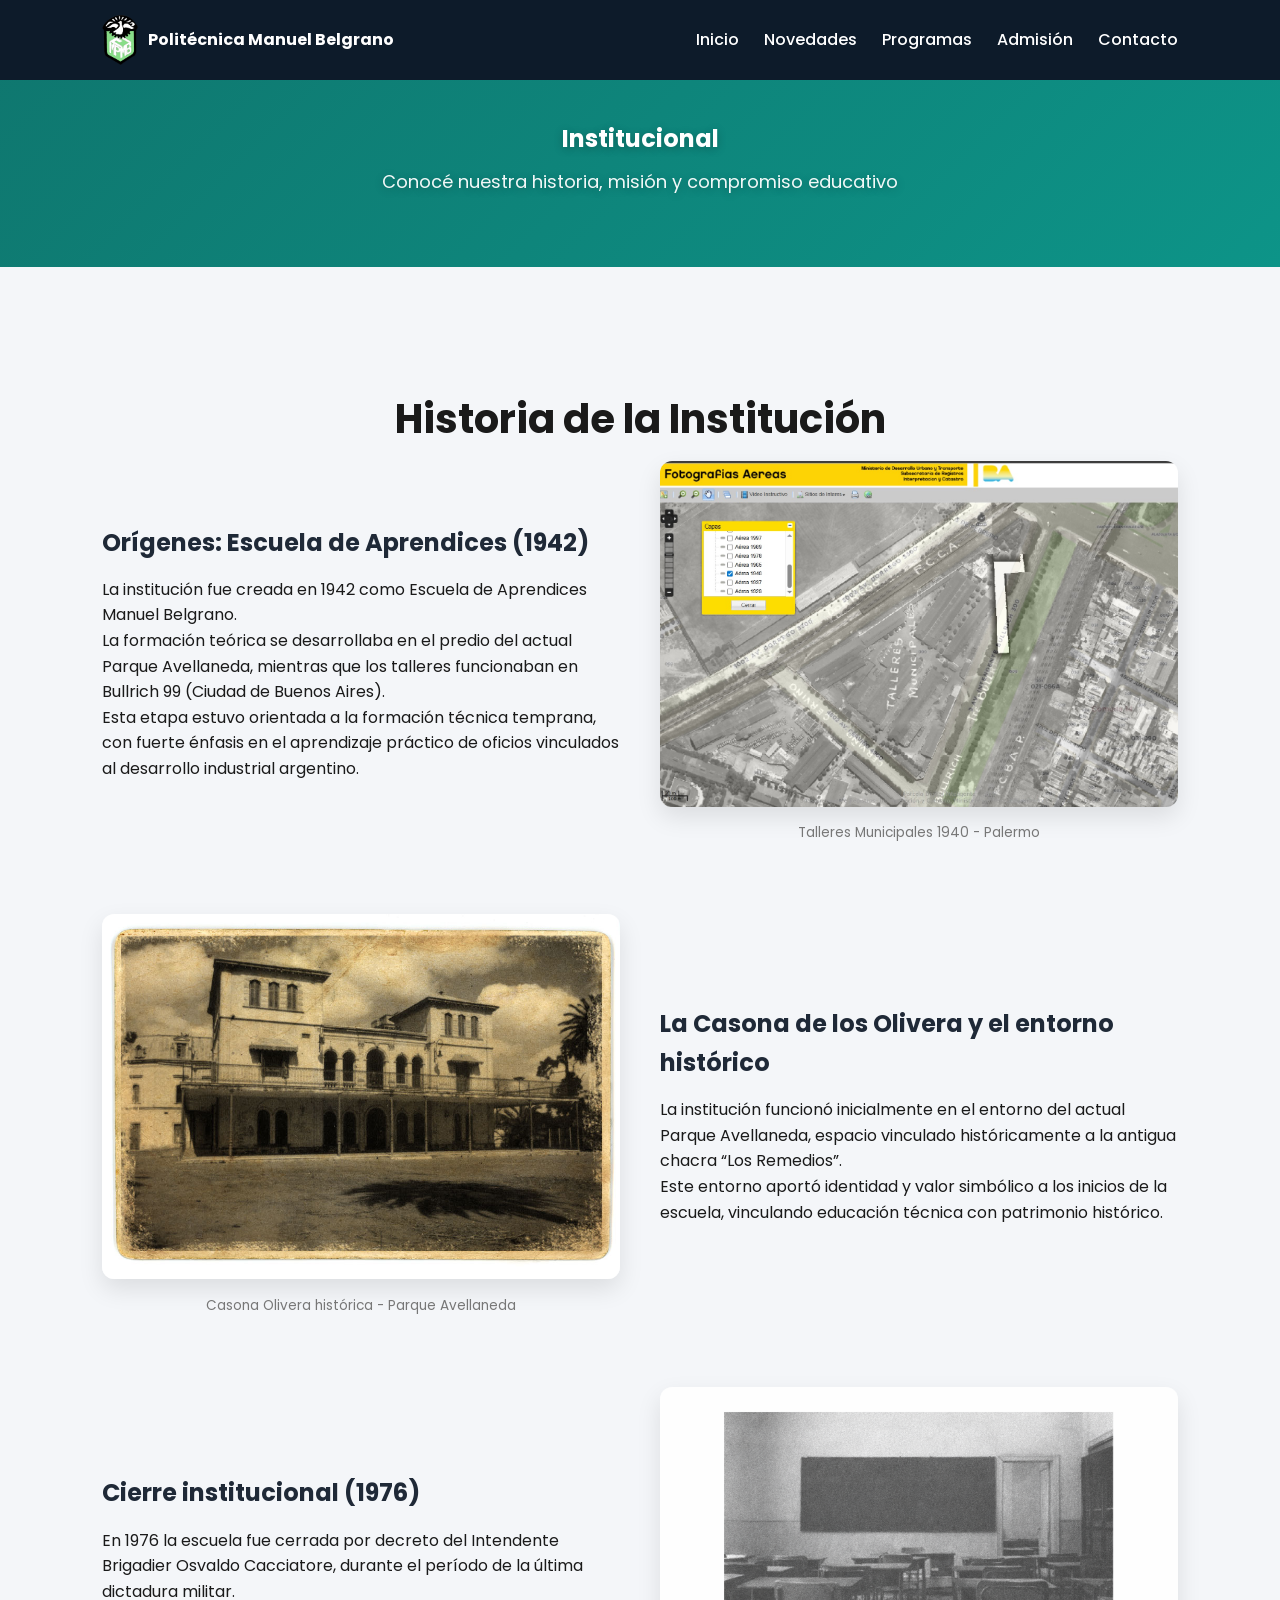
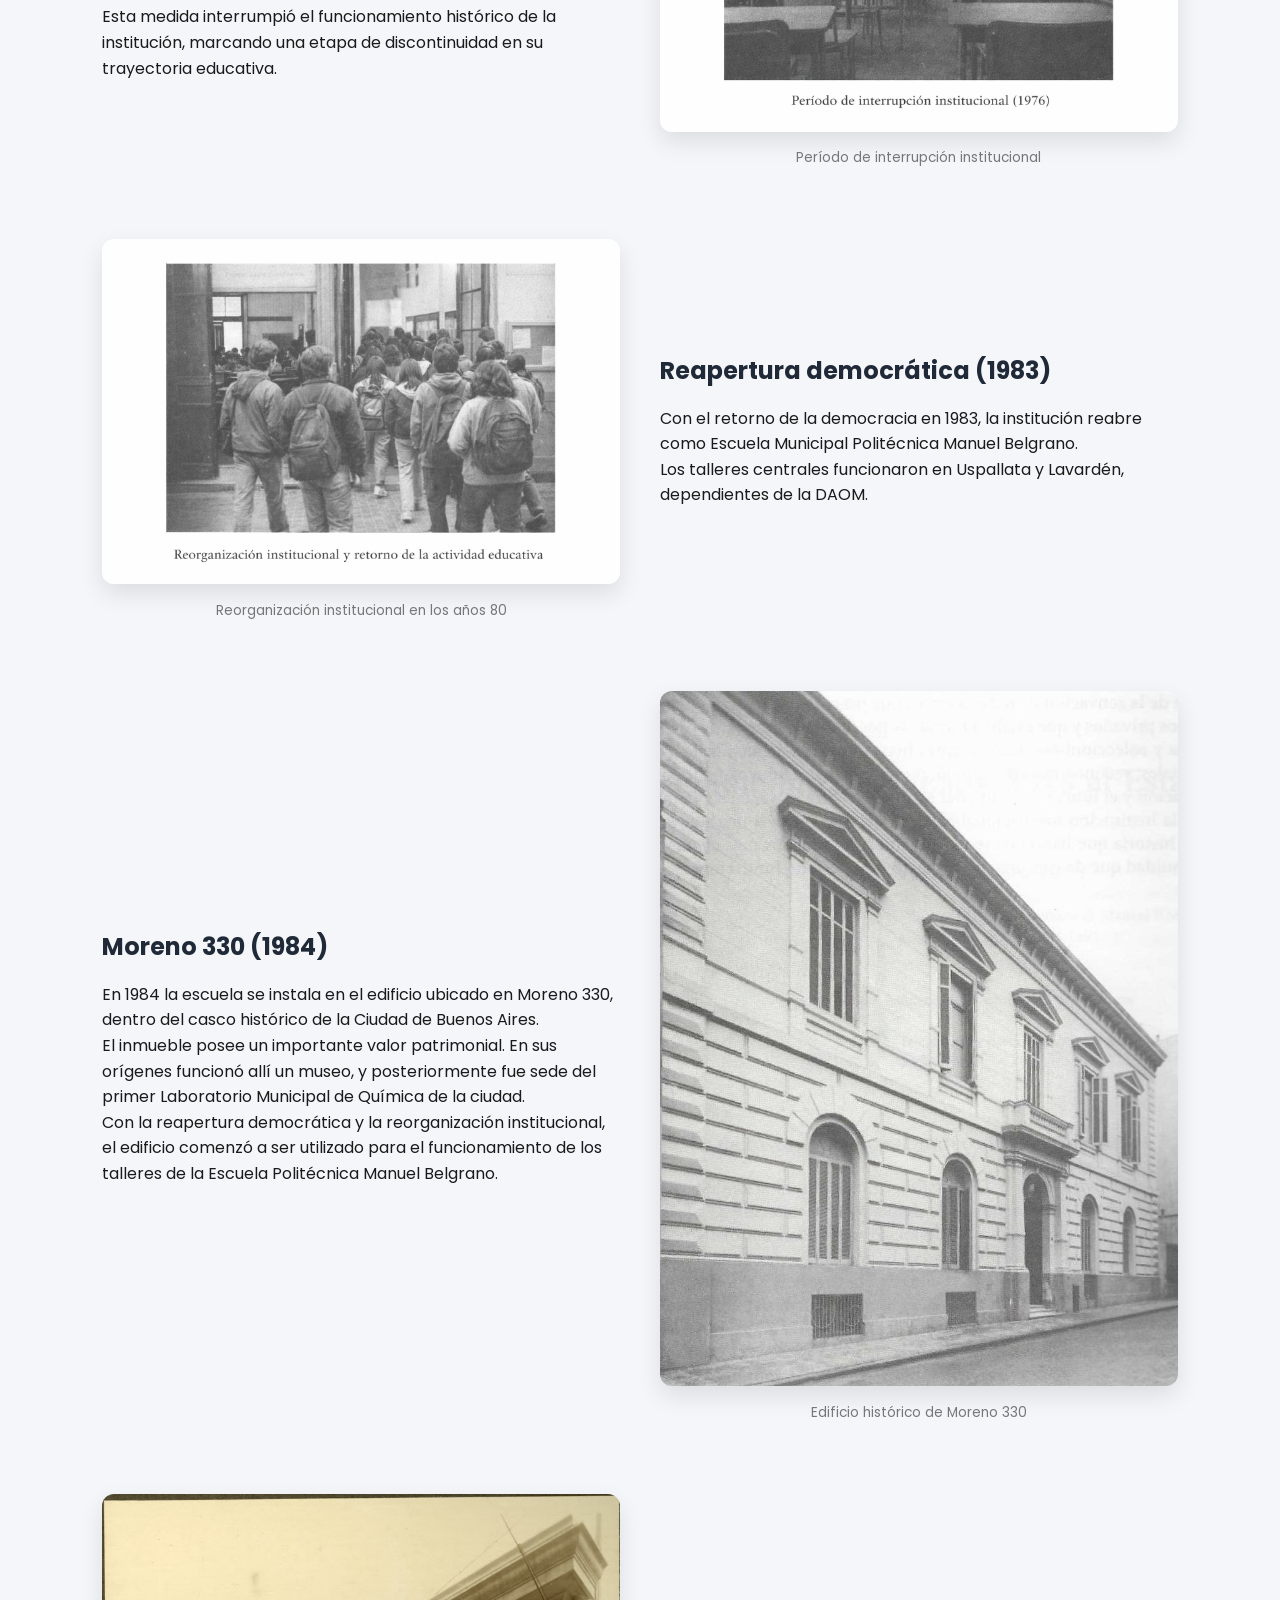
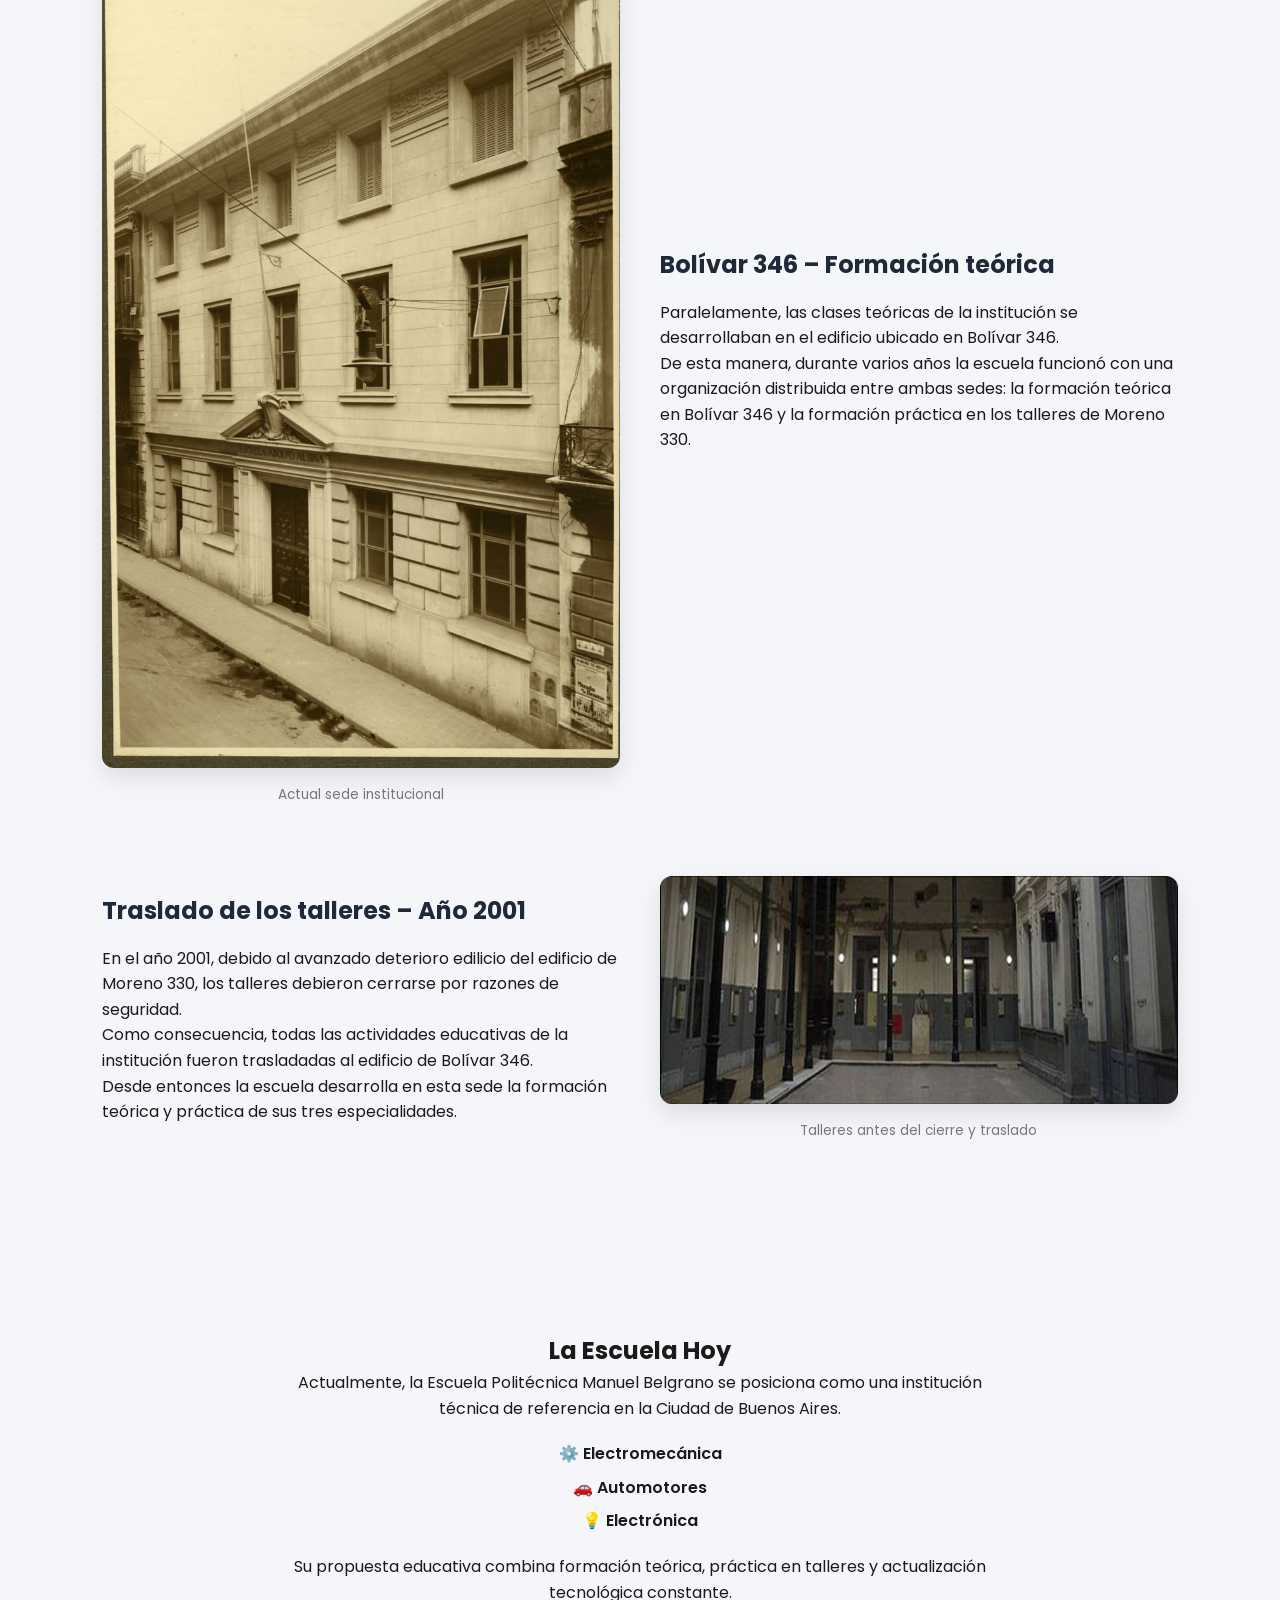
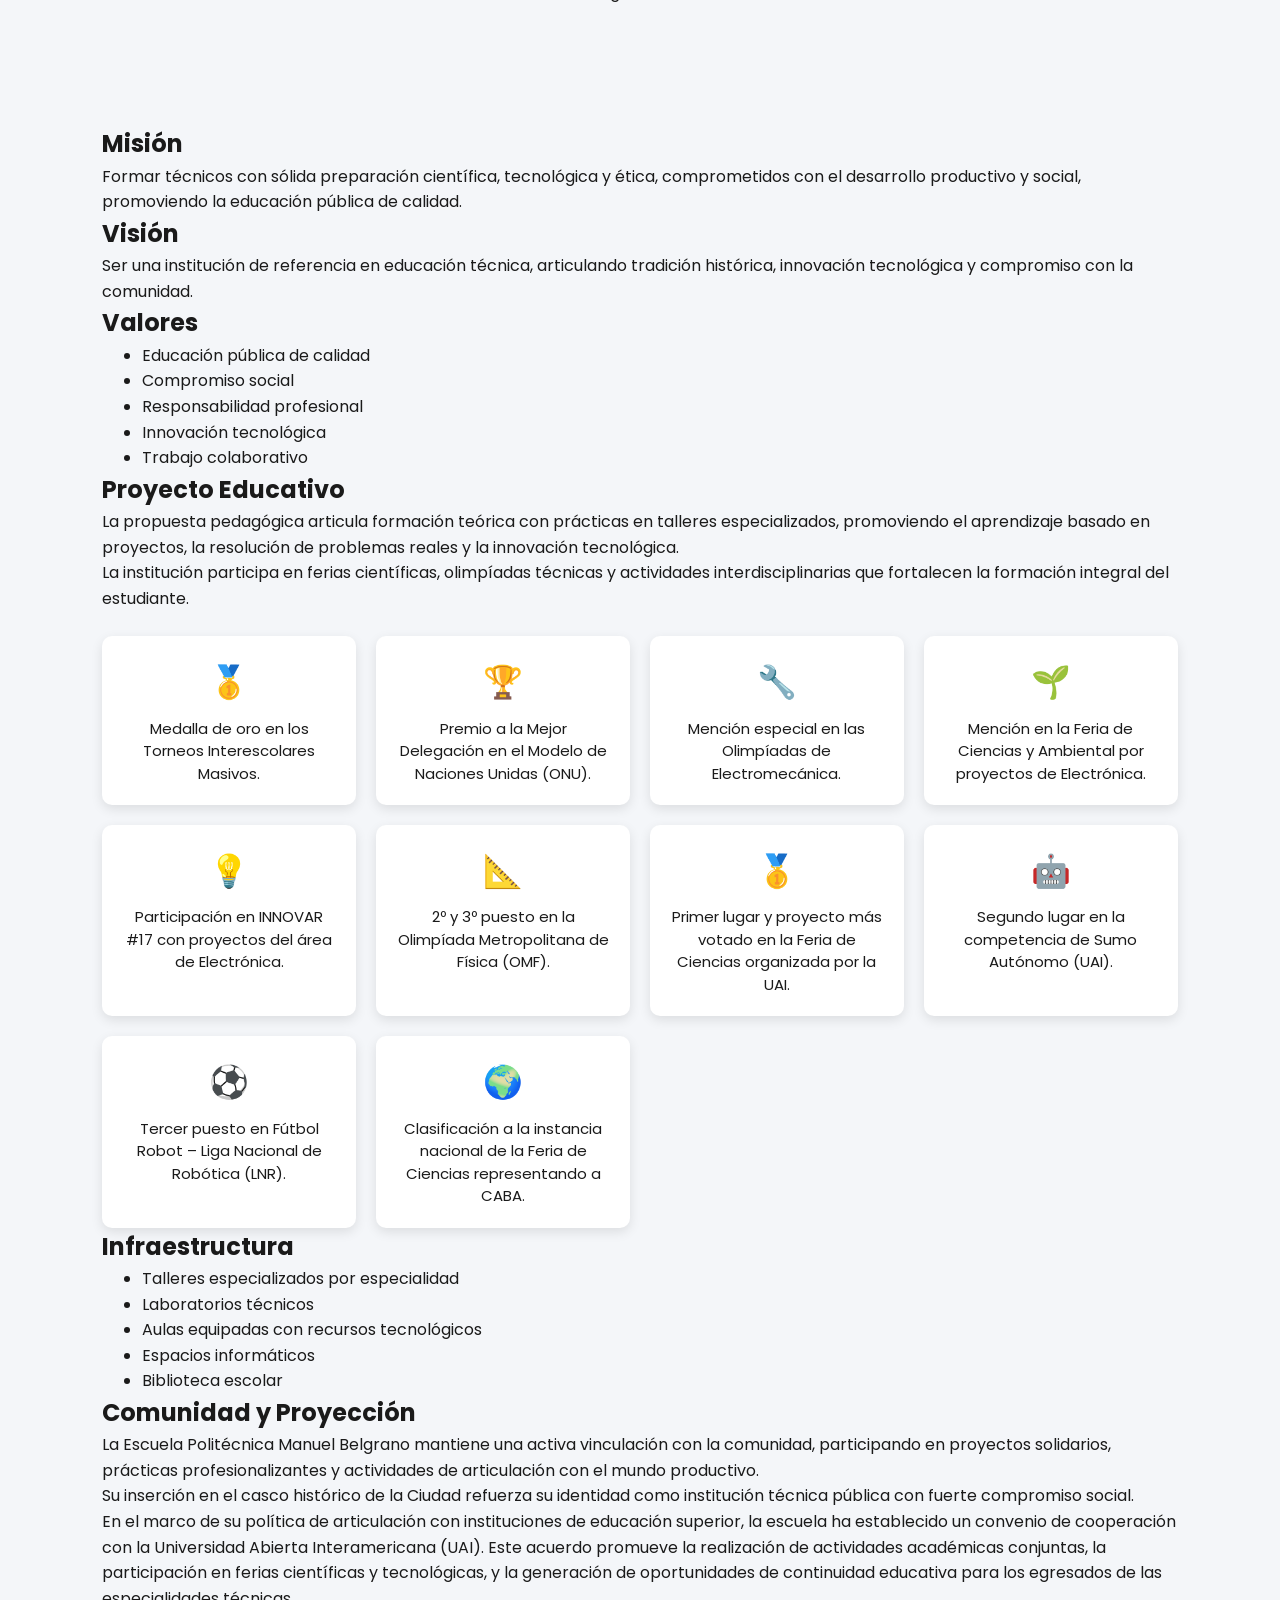
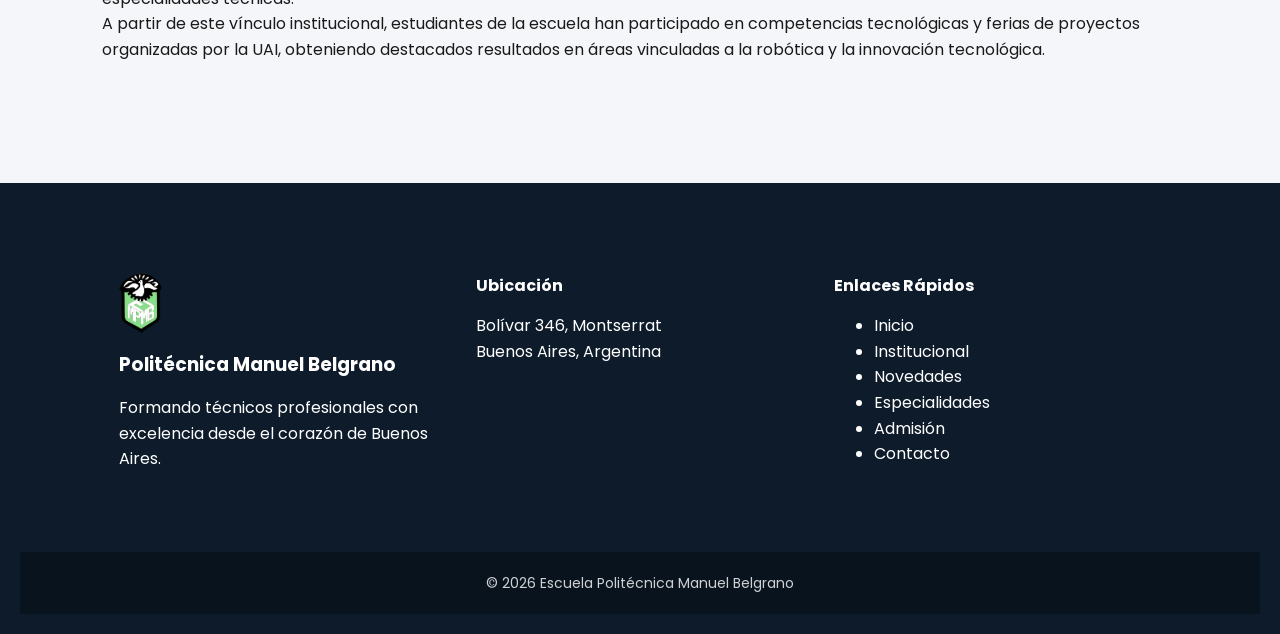
<file: institucional.html>
<!DOCTYPE html>
<html lang="es">
<head>
<meta charset="UTF-8">
<meta name="viewport" content="width=device-width, initial-scale=1.0">
<title>Institucional - Escuela Politécnica Manuel Belgrano</title>

<link rel="stylesheet" href="css/style.css">
<link href="https://fonts.googleapis.com/css2?family=Poppins:wght@300;400;600;700&display=swap" rel="stylesheet">
</head>

<body>

<!-- HEADER -->
<header>
    <div class="logo">
        <img src="img/logo.png" alt="Logo Escuela">
        <span>Politécnica Manuel Belgrano</span>
    </div>

    <div class="menu-toggle" id="menuToggle">☰</div>

    <nav id="navMenu">
        <ul>
            <li><a href="index.html">Inicio</a></li>
            <li><a href="novedades.html">Novedades</a></li>
            <li><a href="index.html#programas">Programas</a></li>
            <li><a href="index.html#admision">Admisión</a></li>
            <li><a href="index.html#contacto">Contacto</a></li>
        </ul>
    </nav>
</header>

<!-- HERO -->
<section class="hero-institucional">
  <h1>Institucional</h1>
  <p>Conocé nuestra historia, misión y compromiso educativo</p>
</section>

<!-- ORIGEN -->

<!-- ESCUELA DE APRENDICES -->
<section id="institucional" class="historia">

<h1 class="titulo-seccion">Historia de la Institución</h1>

<!-- BLOQUE 1 -->
<div class="historia-bloque fade">
  <div class="historia-texto">
    <h2>Orígenes: Escuela de Aprendices (1942)</h2>
    <p>
      La institución fue creada en 1942 como Escuela de Aprendices Manuel Belgrano.
    </p>
    <p>
      La formación teórica se desarrollaba en el predio del actual Parque Avellaneda,
      mientras que los talleres funcionaban en Bullrich 99 (Ciudad de Buenos Aires).
    </p>
    <p>
      Esta etapa estuvo orientada a la formación técnica temprana,
      con fuerte énfasis en el aprendizaje práctico de oficios vinculados
      al desarrollo industrial argentino.
    </p>
  </div>

  <div class="historia-img">
    <img src="img/historia/bullrich-talleres.jpg" alt="Talleres Municipales 1940 - Palermo">
    <span class="img-caption">
      Talleres Municipales 1940 - Palermo
    </span>
  </div>
</div>

<!-- BLOQUE 2 -->
<div class="historia-bloque invert fade">
  <div class="historia-texto">
    <h2>La Casona de los Olivera y el entorno histórico</h2>
    <p>
      La institución funcionó inicialmente en el entorno del actual Parque Avellaneda,
      espacio vinculado históricamente a la antigua chacra “Los Remedios”.
    </p>
    <p>
      Este entorno aportó identidad y valor simbólico a los inicios de la escuela,
      vinculando educación técnica con patrimonio histórico.
    </p>
  </div>

  <div class="historia-img">
    <img src="img/historia/casona-olivera.jpg" alt="Casona Olivera histórica">
    <span class="img-caption">
      Casona Olivera histórica - Parque Avellaneda
    </span>
  </div>
</div>

<!-- BLOQUE 3 -->
<div class="historia-bloque fade">
  <div class="historia-texto">
    <h2>Cierre institucional (1976)</h2>
    <p>
      En 1976 la escuela fue cerrada por decreto del Intendente Brigadier
      Osvaldo Cacciatore, durante el período de la última dictadura militar.
    </p>
    <p>
      Esta medida interrumpió el funcionamiento histórico de la institución,
      marcando una etapa de discontinuidad en su trayectoria educativa.
    </p>
  </div>

  <div class="historia-img">
    <img src="img/historia/interrupcion.jpg.png" alt="Cierre institucional">
    <span class="img-caption">
      Período de interrupción institucional
    </span>
  </div>
</div>

<!-- BLOQUE 4 -->
<div class="historia-bloque invert fade">
  <div class="historia-texto">
    <h2>Reapertura democrática (1983)</h2>
    <p>
      Con el retorno de la democracia en 1983,
      la institución reabre como Escuela Municipal Politécnica Manuel Belgrano.
    </p>
    <p>
      Los talleres centrales funcionaron en Uspallata y Lavardén,
      dependientes de la DAOM.
    </p>
  </div>

  <div class="historia-img">
    <img src="img/historia/reapertura.jpg.png" alt="Reapertura 1983">
    <span class="img-caption">
      Reorganización institucional en los años 80
    </span>
  </div>
</div>

<!-- BLOQUE 5 -->
<div class="historia-bloque fade">
  <div class="historia-texto">
    <h2>Moreno 330 (1984)</h2>
    <p>
      En 1984 la escuela se instala en el edificio ubicado en Moreno 330,
      dentro del casco histórico de la Ciudad de Buenos Aires.
    </p>
    <p>
      El inmueble posee un importante valor patrimonial. 
      En sus orígenes funcionó allí un museo, y posteriormente 
      fue sede del primer Laboratorio Municipal de Química de la ciudad.
    </p>
    <p>
      Con la reapertura democrática y la reorganización institucional,
      el edificio comenzó a ser utilizado para el funcionamiento
      de los talleres de la Escuela Politécnica Manuel Belgrano.
    </p>
  </div>

  <div class="historia-img">
    <img src="img/historia/moreno330.jpg" alt="Edificio Moreno 330">
    <span class="img-caption">
      Edificio histórico de Moreno 330
    </span>
  </div>
</div>

<!-- BLOQUE 6 -->
<div class="historia-bloque invert fade">
  <div class="historia-texto">
    <h2>Bolívar 346 – Formación teórica</h2>
    <p>
      Paralelamente, las clases teóricas de la institución se desarrollaban
      en el edificio ubicado en Bolívar 346.
    </p>
    <p>
      De esta manera, durante varios años la escuela funcionó
      con una organización distribuida entre ambas sedes:
      la formación teórica en Bolívar 346 y la formación práctica
      en los talleres de Moreno 330.
    </p>
  </div>

  <div class="historia-img">
    <img src="img/historia/bolivar-antiguo.jpg" alt="Edificio Bolívar 346">
    <span class="img-caption">
      Actual sede institucional
    </span>
  </div>
</div>

<!-- BLOQUE 7 -->
<div class="historia-bloque fade">
  <div class="historia-texto">
    <h2>Traslado de los talleres – Año 2001</h2>
    <p>
      En el año 2001, debido al avanzado deterioro edilicio del
      edificio de Moreno 330, los talleres debieron cerrarse
      por razones de seguridad.
    </p>
    <p>
      Como consecuencia, todas las actividades educativas
      de la institución fueron trasladadas al edificio
      de Bolívar 346.
    </p>
    <p>
      Desde entonces la escuela desarrolla en esta sede
      la formación teórica y práctica de sus tres especialidades.
    </p>
  </div>

  <div class="historia-img">
    <img src="img/historia/politecnicamanuelbelgrano2.jpg" alt="Talleres antes del cierre y traslado">
    <span class="img-caption">
      Talleres antes del cierre y traslado
    </span>
  </div>
</div>

</section>
    <!-- PRESENTE -->
    <div class="presente fade">
      <h2>La Escuela Hoy</h2>
      <p>
        Actualmente, la Escuela Politécnica Manuel Belgrano se posiciona como
        una institución técnica de referencia en la Ciudad de Buenos Aires.
      </p>

      <ul class="especialidades">
        <li>⚙️ Electromecánica</li>
        <li>🚗 Automotores</li>
        <li>💡 Electrónica</li>
      </ul>

      <p>
        Su propuesta educativa combina formación teórica,
        práctica en talleres y actualización tecnológica constante.
      </p>
    </div>

  </div>
</section>

<!-- MISIÓN VISIÓN VALORES -->
<section class="institucional">
  <div class="container">
    <div class="institucional-seccion fade">
      <h2>Misión</h2>
      <p>
        Formar técnicos con sólida preparación científica, tecnológica y ética,
        comprometidos con el desarrollo productivo y social,
        promoviendo la educación pública de calidad.
      </p>

      <h2>Visión</h2>
      <p>
        Ser una institución de referencia en educación técnica,
        articulando tradición histórica, innovación tecnológica
        y compromiso con la comunidad.
      </p>

      <h2>Valores</h2>
      <ul class="lista-valores">
        <li>Educación pública de calidad</li>
        <li>Compromiso social</li>
        <li>Responsabilidad profesional</li>
        <li>Innovación tecnológica</li>
        <li>Trabajo colaborativo</li>
      </ul>
    </div>

    <!-- PROYECTO EDUCATIVO -->

    <div class="institucional-seccion fade">
      <h2>Proyecto Educativo</h2>
      <p>
        La propuesta pedagógica articula formación teórica
        con prácticas en talleres especializados,
        promoviendo el aprendizaje basado en proyectos,
        la resolución de problemas reales y la innovación tecnológica.
      </p>
      <p>
        La institución participa en ferias científicas,
        olimpíadas técnicas y actividades interdisciplinarias
        que fortalecen la formación integral del estudiante.
      </p>
    </div>

    <div class="logros-grid">

  <div class="logro-card">
    <div class="logro-icon">🥇</div>
    <p>Medalla de oro en los Torneos Interescolares Masivos.</p>
  </div>

  <div class="logro-card">
    <div class="logro-icon">🏆</div>
    <p>Premio a la Mejor Delegación en el Modelo de Naciones Unidas (ONU).</p>
  </div>

  <div class="logro-card">
    <div class="logro-icon">🔧</div>
    <p>Mención especial en las Olimpíadas de Electromecánica.</p>
  </div>

  <div class="logro-card">
    <div class="logro-icon">🌱</div>
    <p>Mención en la Feria de Ciencias y Ambiental por proyectos de Electrónica.</p>
  </div>

  <div class="logro-card">
    <div class="logro-icon">💡</div>
    <p>Participación en INNOVAR #17 con proyectos del área de Electrónica.</p>
  </div>

  <div class="logro-card">
    <div class="logro-icon">📐</div>
    <p>2º y 3º puesto en la Olimpíada Metropolitana de Física (OMF).</p>
  </div>

  <div class="logro-card">
    <div class="logro-icon">🥇</div>
    <p>Primer lugar y proyecto más votado en la Feria de Ciencias organizada por la UAI.</p>
  </div>

  <div class="logro-card">
    <div class="logro-icon">🤖</div>
    <p>Segundo lugar en la competencia de Sumo Autónomo (UAI).</p>
  </div>

  <div class="logro-card">
    <div class="logro-icon">⚽</div>
    <p>Tercer puesto en Fútbol Robot – Liga Nacional de Robótica (LNR).</p>
  </div>

  <div class="logro-card">
    <div class="logro-icon">🌍</div>
    <p>Clasificación a la instancia nacional de la Feria de Ciencias representando a CABA.</p>
  </div>

</div>





    <!-- INFRAESTRUCTURA -->

    <div class="institucional-seccion fade">
      <h2>Infraestructura</h2>
      <ul>
        <li>Talleres especializados por especialidad</li>
        <li>Laboratorios técnicos</li>
        <li>Aulas equipadas con recursos tecnológicos</li>
        <li>Espacios informáticos</li>
        <li>Biblioteca escolar</li>
      </ul>
    </div>



    <!-- COMUNIDAD -->

    <div class="institucional-seccion fade">
      <h2>Comunidad y Proyección</h2>
      <p>
        La Escuela Politécnica Manuel Belgrano mantiene
        una activa vinculación con la comunidad,
        participando en proyectos solidarios,
        prácticas profesionalizantes
        y actividades de articulación con el mundo productivo.
      </p>
      <p>
        Su inserción en el casco histórico de la Ciudad
        refuerza su identidad como institución técnica pública
        con fuerte compromiso social.
      </p>
      <p>
        En el marco de su política de articulación con instituciones de educación superior,
        la escuela ha establecido un convenio de cooperación con la Universidad Abierta Interamericana (UAI).
        Este acuerdo promueve la realización de actividades académicas conjuntas,
        la participación en ferias científicas y tecnológicas,
        y la generación de oportunidades de continuidad educativa
        para los egresados de las especialidades técnicas.
      </p>

      <p>
        A partir de este vínculo institucional, estudiantes de la escuela
        han participado en competencias tecnológicas y ferias de proyectos
        organizadas por la UAI, obteniendo destacados resultados
        en áreas vinculadas a la robótica y la innovación tecnológica.
      </p>
    </div>

  </div>
</section>

<!-- FOOTER -->
<footer>
    <div class="footer-content">
        <div>
            <img src="img/logo.png" alt="Logo Escuela" class="footer-logo">
            <h3>Politécnica Manuel Belgrano</h3>
            <p>Formando técnicos profesionales con excelencia desde el corazón de Buenos Aires.</p>
        </div>

        <div>
            <h4>Ubicación</h4>
            <p>Bolívar 346, Montserrat<br>
            Buenos Aires, Argentina</p>
        </div>

        <div>
            <h4>Enlaces Rápidos</h4>
            <ul>
                <li><a href="index.html">Inicio</a></li>
                <li><a href="institucional.html">Institucional</a></li>
                <li><a href="index.html#novedades">Novedades</a></li>
                <li><a href="index.html#programas">Especialidades</a></li>
                <li><a href="index.html#admision">Admisión</a></li>
                <li><a href="index.html#contacto">Contacto</a></li>
            </ul>
        </div>
    </div>

    <div class="footer-bottom">
        © 2026 Escuela Politécnica Manuel Belgrano
    </div>
</footer>

<script src="js/script.js"></script>
</body>
</html>
</file>
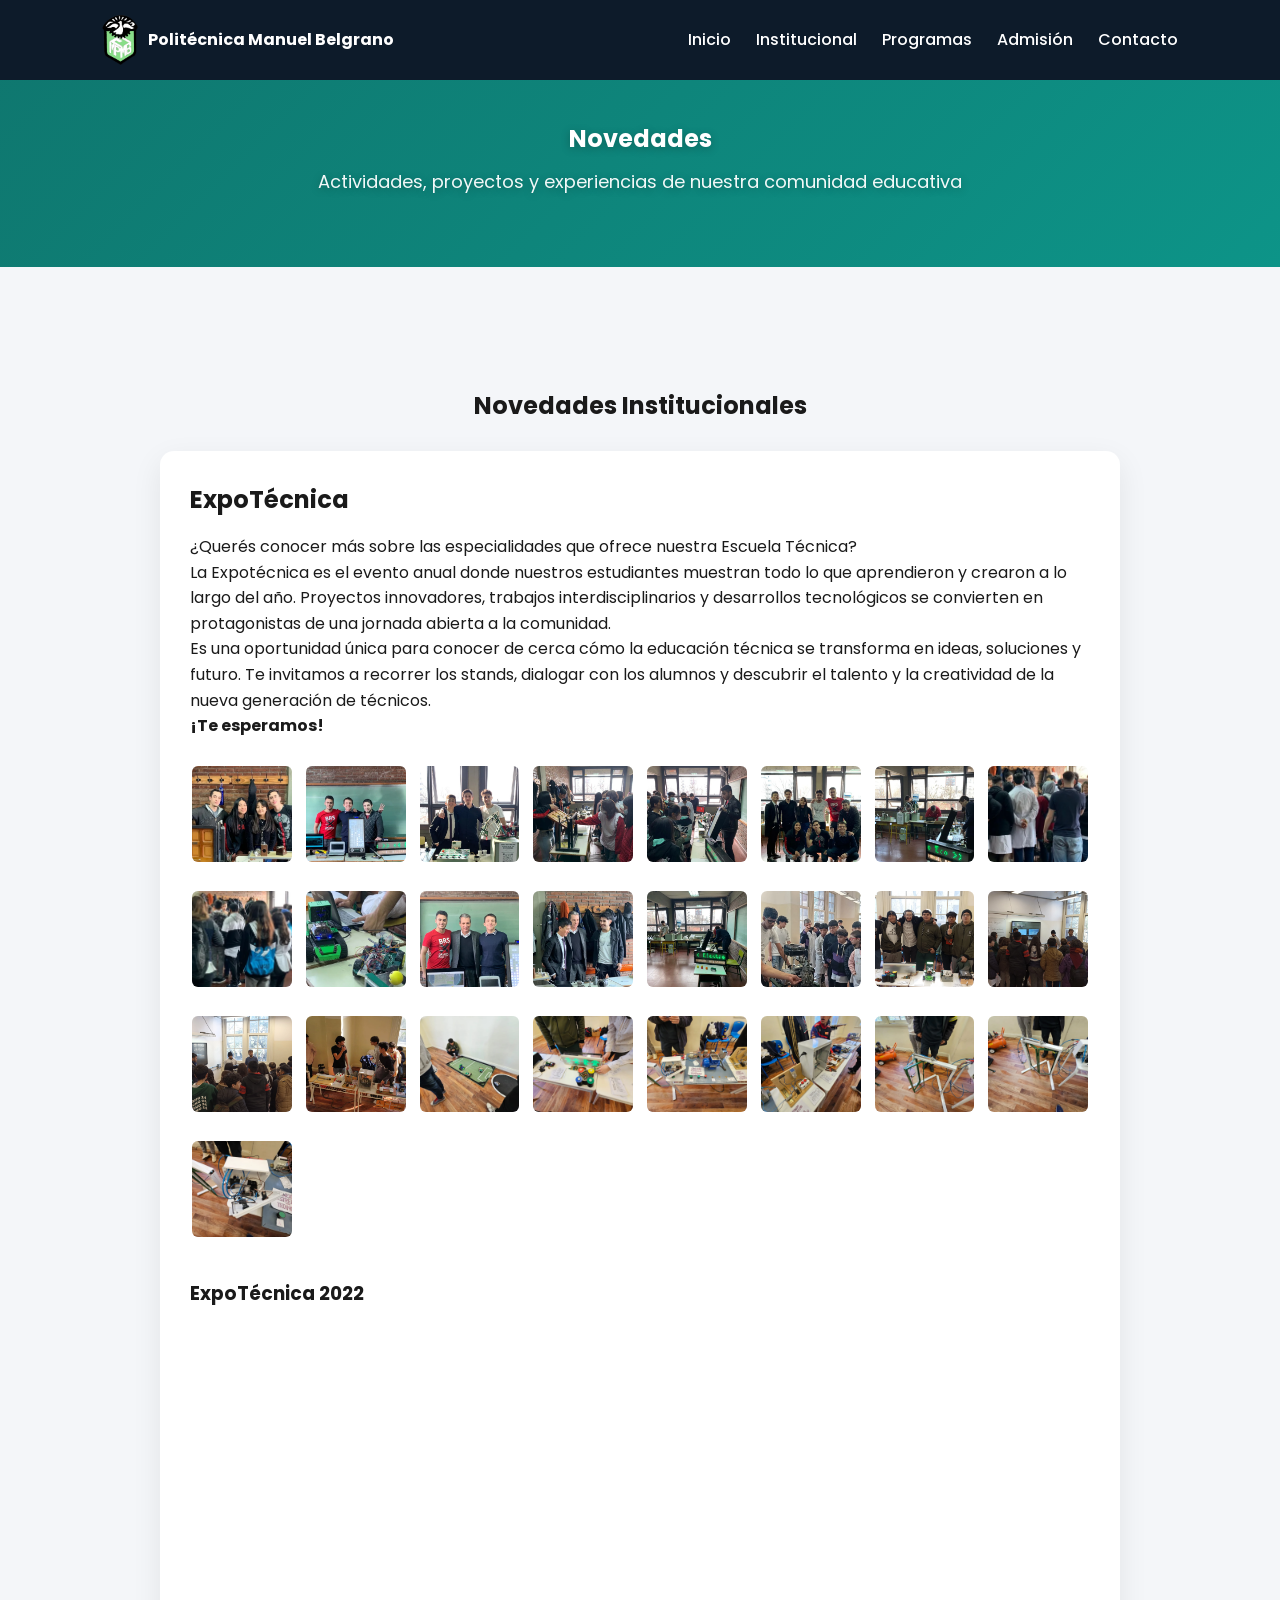
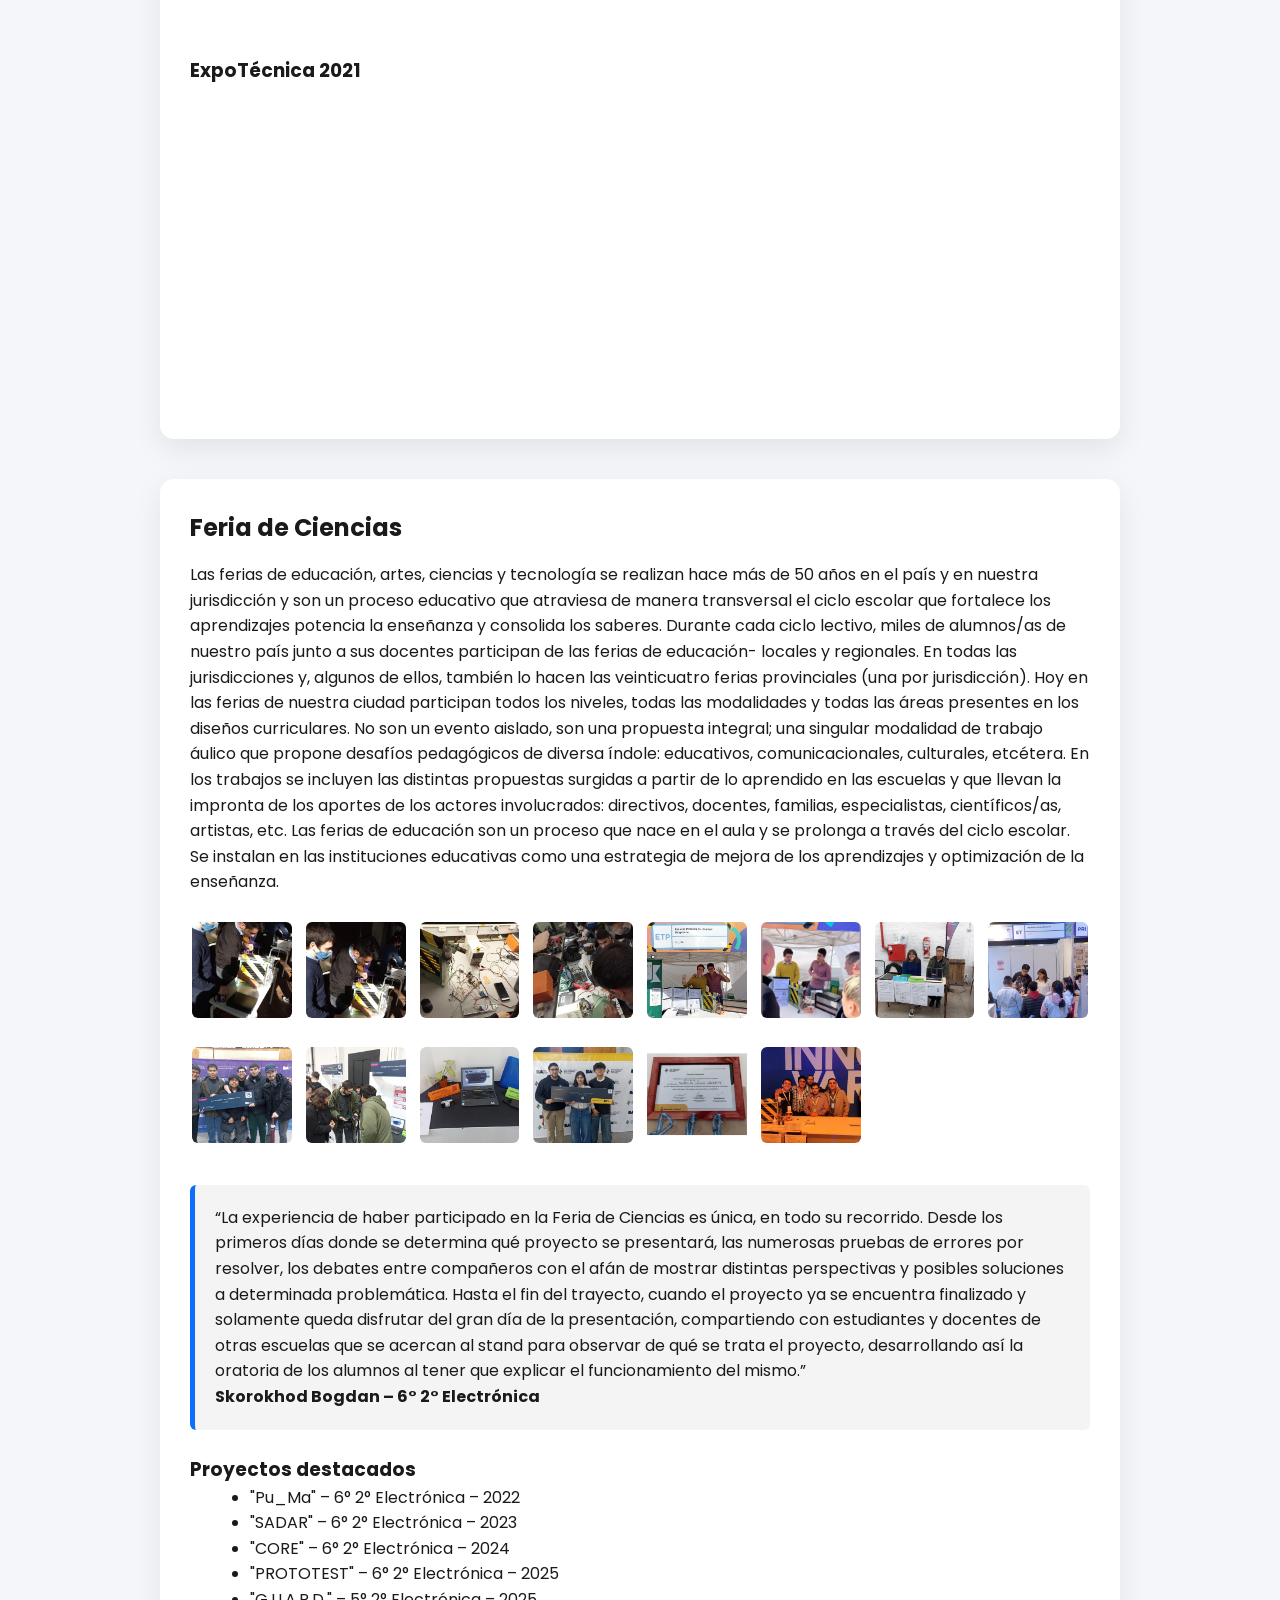
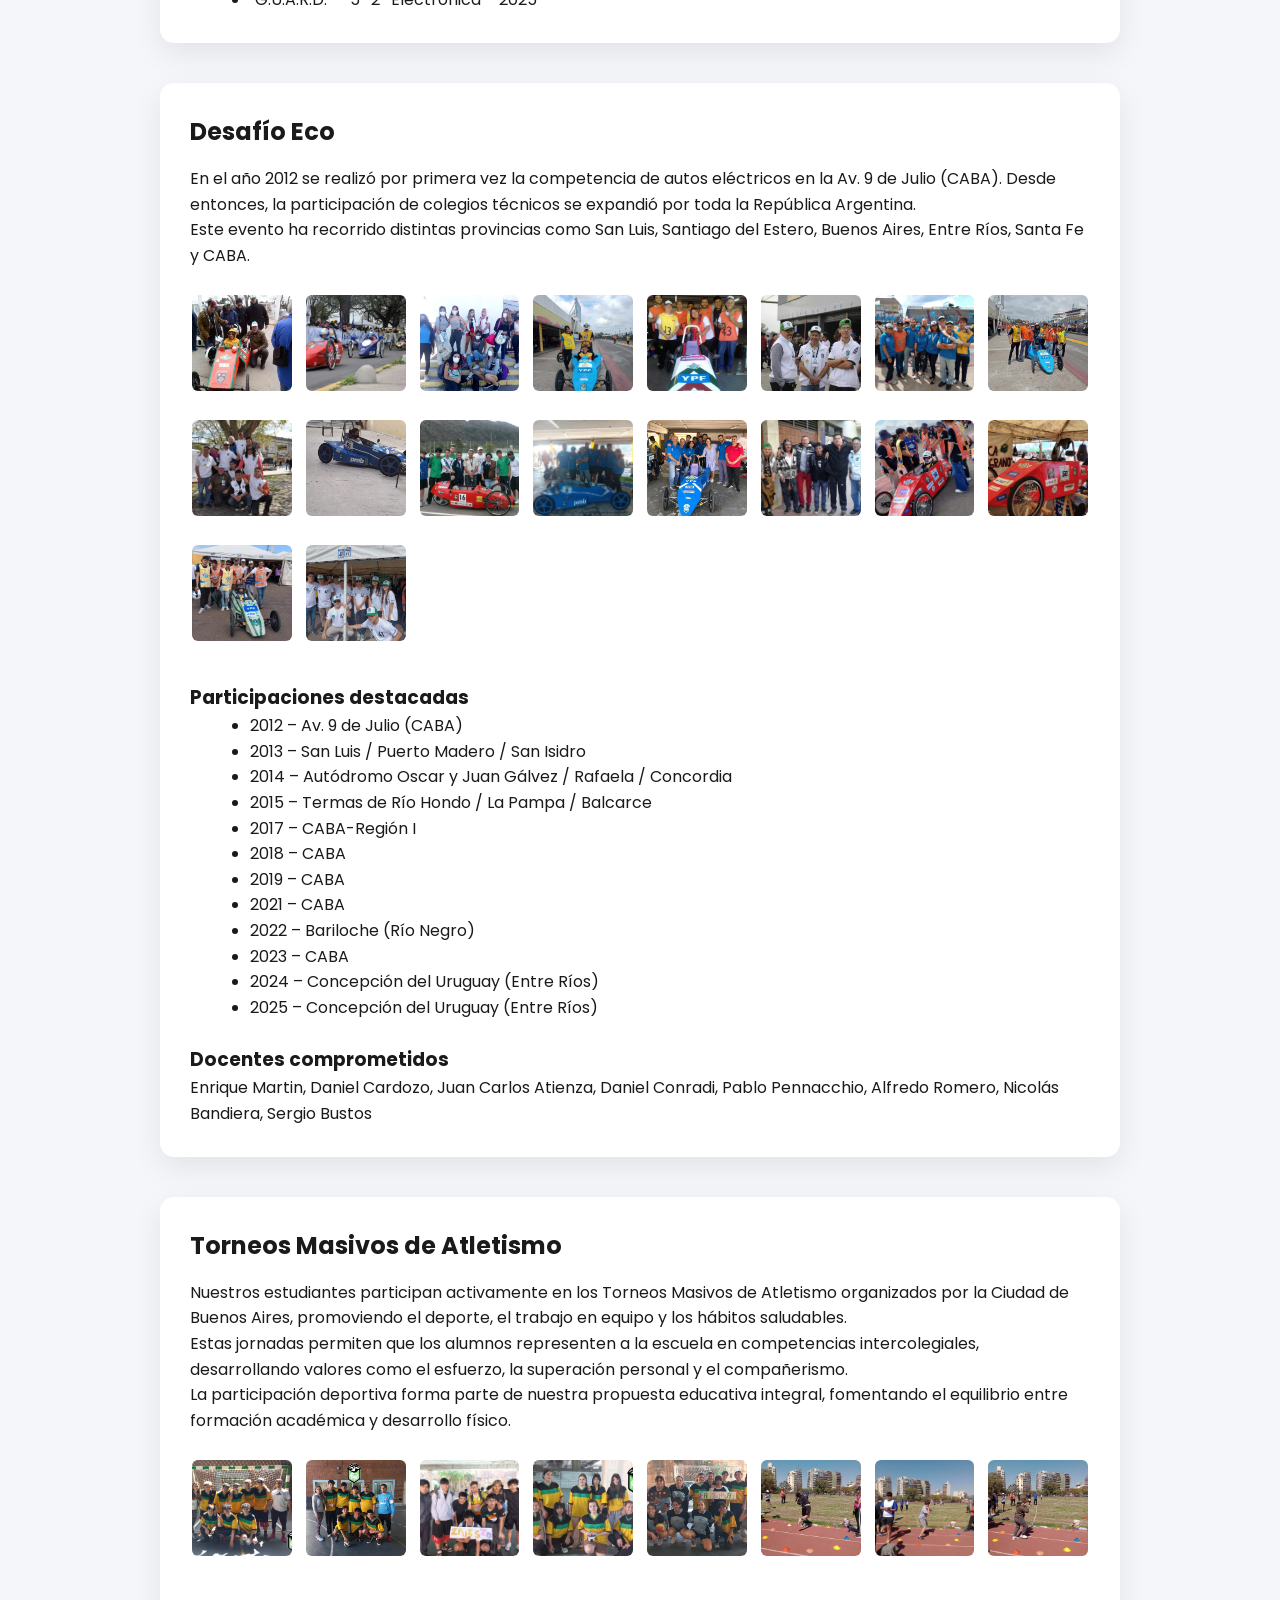
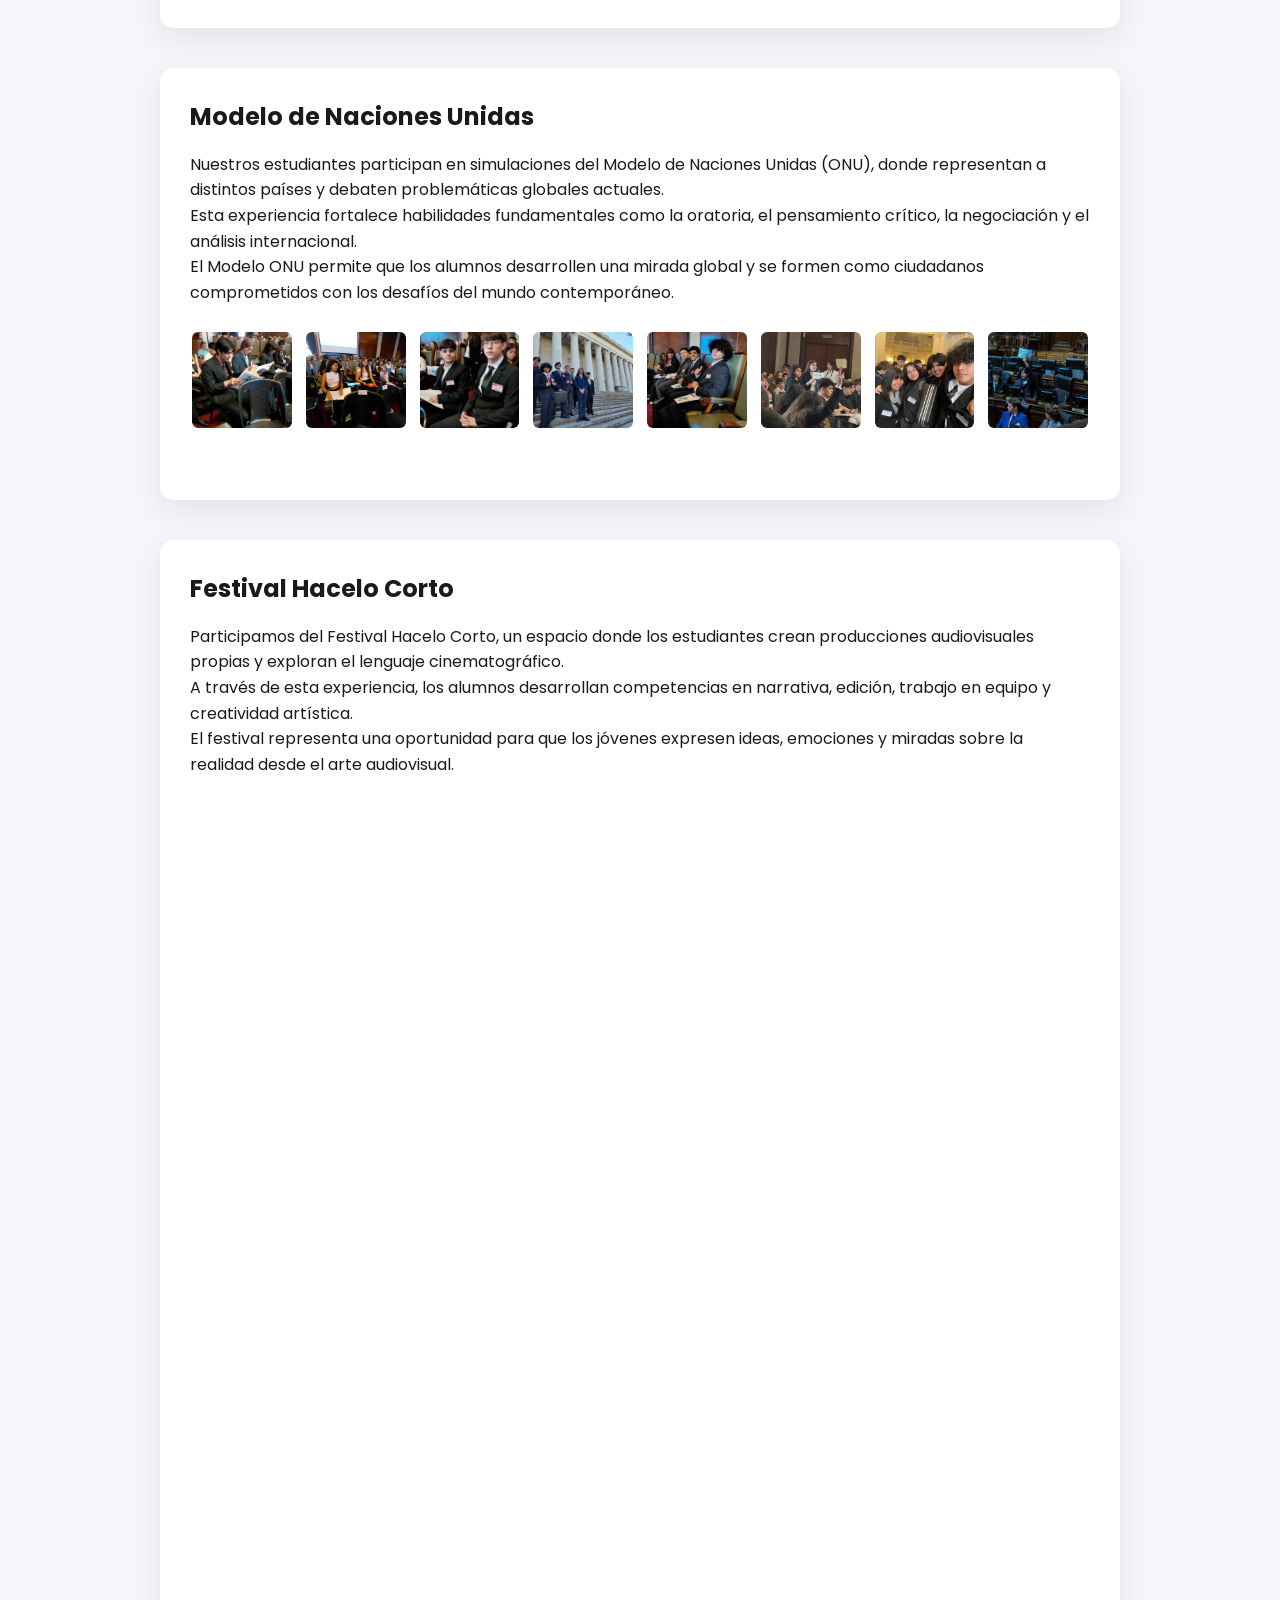
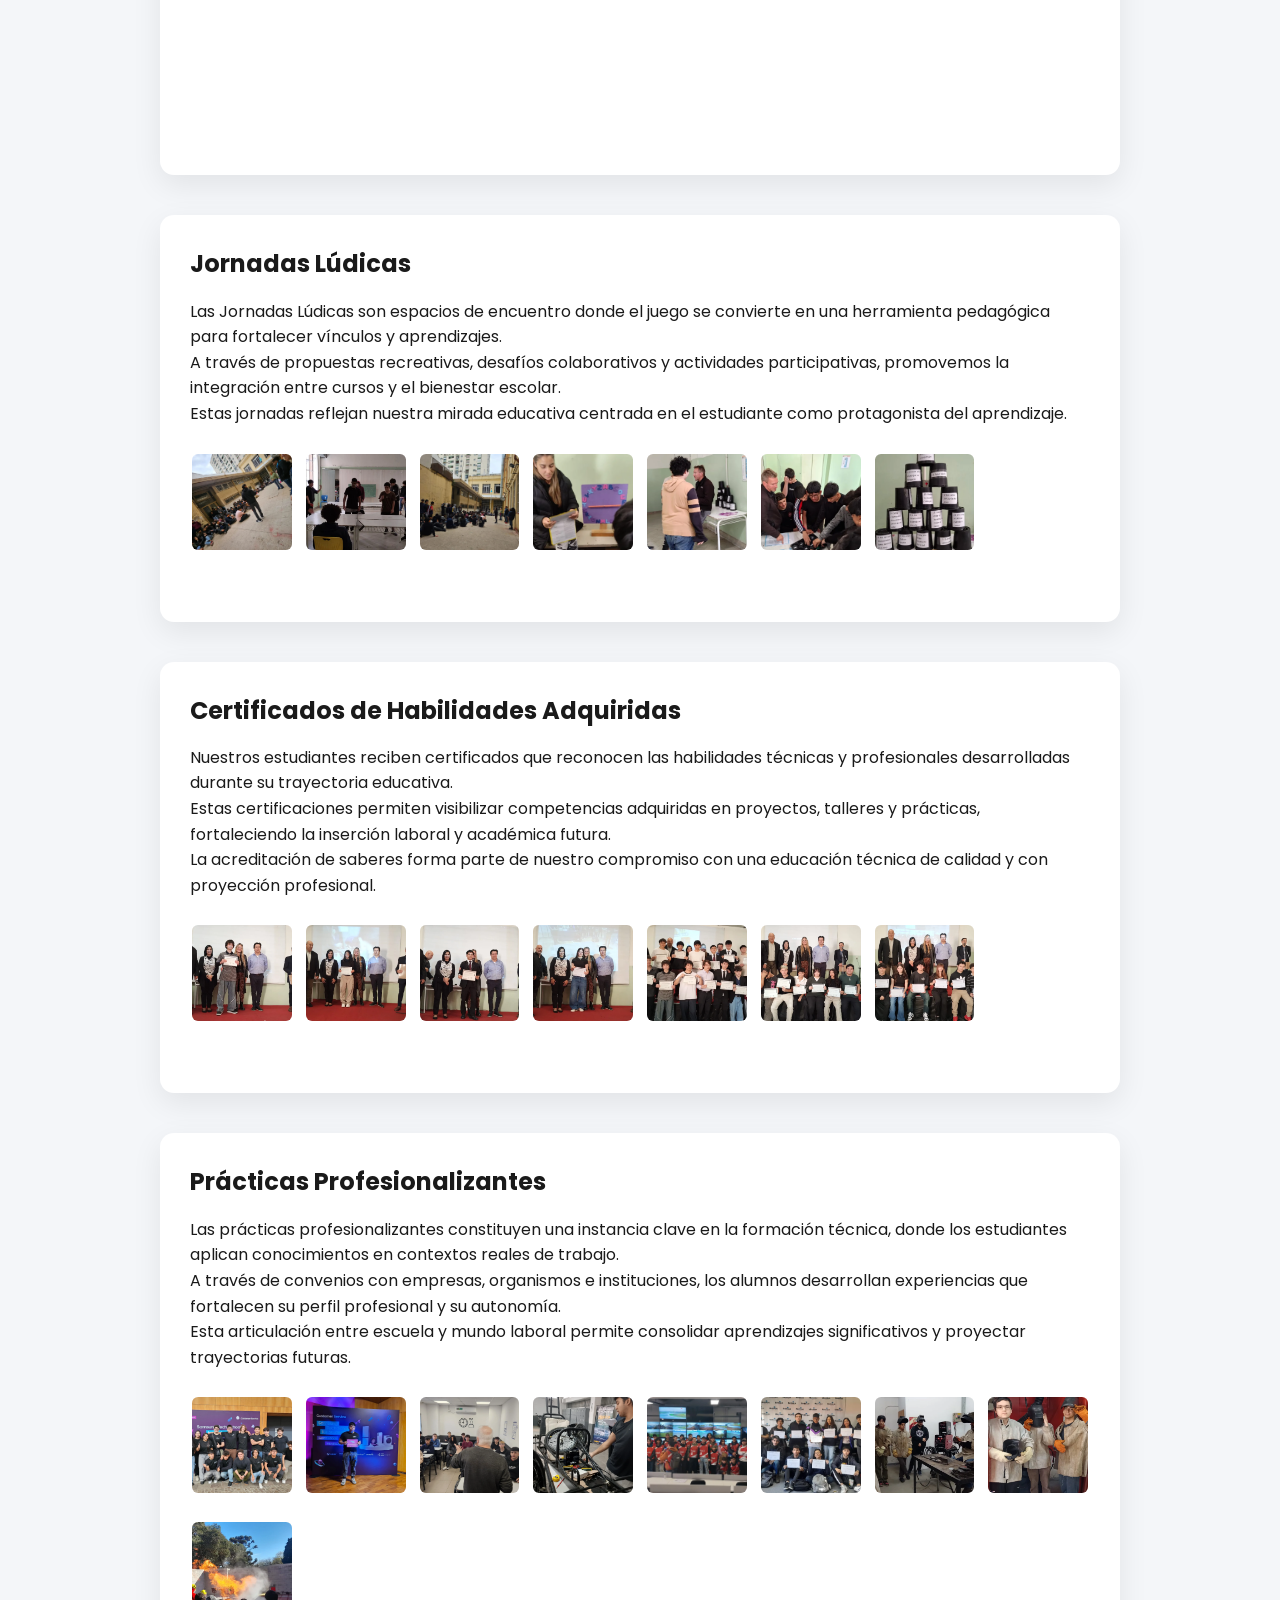
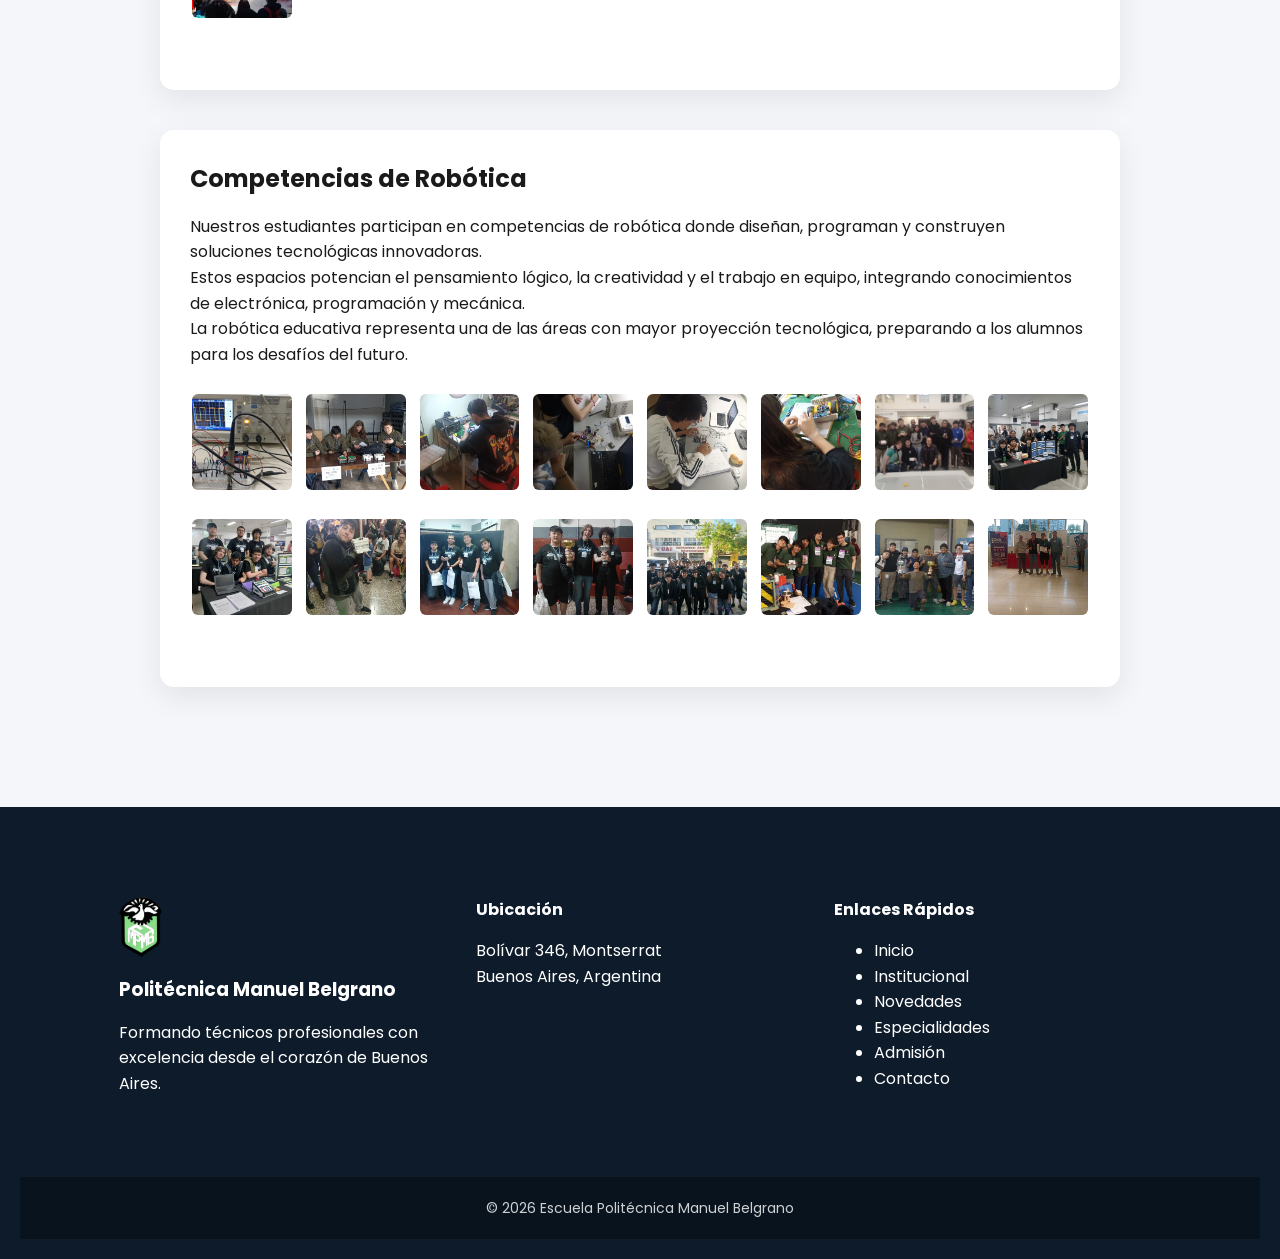
<file: novedades.html>
<!DOCTYPE html>
<html lang="es">
<head>
<meta charset="UTF-8">
<meta name="viewport" content="width=device-width, initial-scale=1.0">
<title>Novedades - Escuela Politécnica Manuel Belgrano</title>
<link rel="stylesheet" href="css/style.css">
<link href="https://fonts.googleapis.com/css2?family=Poppins:wght@300;400;600;700&display=swap" rel="stylesheet">
</head>

<body>

<header>
    <div class="logo">
        <img src="img/logo.png" alt="Logo Escuela">
        <span>Politécnica Manuel Belgrano</span>
    </div>

    <div class="menu-toggle" id="menuToggle">☰</div>

    <nav id="navMenu">
        <ul>
            <li><a href="index.html">Inicio</a></li>
            <li><a href="institucional.html">Institucional</a></li>
            <li><a href="index.html#programas">Programas</a></li>
            <li><a href="index.html#admision">Admisión</a></li>
            <li><a href="index.html#contacto">Contacto</a></li>
        </ul>
    </nav>
</header>
<section class="hero-institucional">
  <h1>Novedades</h1>
  <p>Actividades, proyectos y experiencias de nuestra comunidad educativa</p>
</section>


<section class="novedades-page container">

<h1>Novedades Institucionales</h1>

<!-- ================= EXPO TÉCNICA ================= -->

<article class="noticia-card">
<h2>ExpoTécnica</h2>


<p>¿Querés conocer más sobre las especialidades que ofrece nuestra Escuela Técnica?</p>

<p>
La Expotécnica es el evento anual donde nuestros estudiantes muestran todo lo que aprendieron y crearon a lo largo del año.
Proyectos innovadores, trabajos interdisciplinarios y desarrollos tecnológicos se convierten en protagonistas de una jornada abierta a la comunidad.
</p>

<p>
Es una oportunidad única para conocer de cerca cómo la educación técnica se transforma en ideas, soluciones y futuro.
Te invitamos a recorrer los stands, dialogar con los alumnos y descubrir el talento y la creatividad de la nueva generación de técnicos.
</p>

<p><strong>¡Te esperamos!</strong></p>



<!-- Reemplaza el carousel por miniaturas -->
<div class="gallery-thumbnails">
    <img src="img/expo1_resultado.webp" alt="Imagen 1 de ExpoTécnica" class="thumbnail" data-full="img/expo1.jpg">
    <img src="img/expo2_resultado.webp" alt="Imagen 2 de ExpoTécnica" class="thumbnail" data-full="img/expo2.jpg">
    <img src="img/expo3_resultado.webp" alt="Imagen 3 de ExpoTécnica" class="thumbnail" data-full="img/expo3.jpg">
    <img src="img/expo4_resultado.webp" alt="Imagen 4 de ExpoTécnica" class="thumbnail" data-full="img/expo4.jpg">
    <img src="img/expo5_resultado.webp" alt="Imagen 5 de ExpoTécnica" class="thumbnail" data-full="img/expo5.jpg">
    <img src="img/expo6_resultado.webp" alt="Imagen 6 de ExpoTécnica" class="thumbnail" data-full="img/expo6.jpg">
    <img src="img/expo7_resultado.webp" alt="Imagen 7 de ExpoTécnica" class="thumbnail" data-full="img/expo7.jpg">
    <img src="img/expo8_resultado.webp" alt="Imagen 8 de ExpoTécnica" class="thumbnail" data-full="img/expo8.jpg">
    <img src="img/expo9_resultado.webp" alt="Imagen 9 de ExpoTécnica" class="thumbnail" data-full="img/expo9.jpg">
    <img src="img/expo10_resultado.webp" alt="Imagen 10 de ExpoTécnica" class="thumbnail" data-full="img/expo10.jpg">
    <img src="img/expo11_resultado.webp" alt="Imagen 11 de ExpoTécnica" class="thumbnail" data-full="img/expo11.jpg">
    <img src="img/expo12_resultado.webp" alt="Imagen 12 de ExpoTécnica" class="thumbnail" data-full="img/expo12.jpg">
    <img src="img/expo13_resultado.webp" alt="Imagen 13 de ExpoTécnica" class="thumbnail" data-full="img/expo13.jpg">
    <img src="img/expo14_resultado.webp" alt="Imagen 14 de ExpoTécnica" class="thumbnail" data-full="img/expo14.jpg">
    <img src="img/expo15_resultado.webp" alt="Imagen 15 de ExpoTécnica" class="thumbnail" data-full="img/expo15.jpg">
    
    <img src="img/expo17_resultado.webp" alt="Imagen 17 de ExpoTécnica" class="thumbnail" data-full="img/expo17.jpg">
    <img src="img/expo18_resultado.webp" alt="Imagen 18 de ExpoTécnica" class="thumbnail" data-full="img/expo18.jpg">
    
    <img src="img/expo20_resultado.webp" alt="Imagen 20 de ExpoTécnica" class="thumbnail" data-full="img/expo20.jpg">
    <img src="img/expo21_resultado.webp" alt="Imagen 21 de ExpoTécnica" class="thumbnail" data-full="img/expo21.jpg">
    <img src="img/expo22_resultado.webp" alt="Imagen 22 de ExpoTécnica" class="thumbnail" data-full="img/expo22.jpg">
    <img src="img/expo23_resultado.webp" alt="Imagen 23 de ExpoTécnica" class="thumbnail" data-full="img/expo23.jpg">
    <img src="img/expo24_resultado.webp" alt="Imagen 24 de ExpoTécnica" class="thumbnail" data-full="img/expo24.jpg">
    <img src="img/expo25_resultado.webp" alt="Imagen 25 de ExpoTécnica" class="thumbnail" data-full="img/expo25.jpg">
    <img src="img/expo26_resultado.webp" alt="Imagen 26 de ExpoTécnica" class="thumbnail" data-full="img/expo26.jpg">
    <img src="img/expo27_resultado.webp" alt="Imagen 27 de ExpoTécnica" class="thumbnail" data-full="img/expo27.jpg">

</div>

<h3>ExpoTécnica 2022</h3>
<iframe width="560" height="315" src="https://www.youtube.com/embed/aoSnZmCxnOo?si=99nVRyWkcDww0k4Z&amp;start=4614" title="YouTube video player" frameborder="0" allow="accelerometer; autoplay; clipboard-write; encrypted-media; gyroscope; picture-in-picture; web-share" referrerpolicy="strict-origin-when-cross-origin" allowfullscreen></iframe>
<h3>ExpoTécnica 2021</h3>
<iframe width="560" height="315" src="https://www.youtube.com/embed/UREJrCOi6r0?si=Zhfyy7QC-3kDd-9f&amp;start=7009" title="YouTube video player" frameborder="0" allow="accelerometer; autoplay; clipboard-write; encrypted-media; gyroscope; picture-in-picture; web-share" referrerpolicy="strict-origin-when-cross-origin" allowfullscreen></iframe>

</article>

<!-- ================= FERIA DE CIENCIAS ================= -->

<article class="noticia-card">
<h2>Feria de Ciencias</h2>

<p>

Las ferias de educación, artes, ciencias y tecnología se realizan hace más de 50 años en el país y en nuestra jurisdicción y son un proceso educativo que atraviesa de manera transversal el ciclo escolar que fortalece los aprendizajes potencia la enseñanza y consolida los saberes.

Durante cada ciclo lectivo, miles de alumnos/as de nuestro país junto a sus docentes participan de las ferias de educación- locales y regionales. En todas las jurisdicciones y, algunos de ellos, también lo hacen las veinticuatro ferias provinciales (una por jurisdicción). Hoy en las ferias de nuestra ciudad participan todos los niveles, todas las modalidades y todas las áreas presentes en los diseños curriculares.

No son un evento aislado, son una propuesta integral; una singular modalidad de trabajo áulico que propone desafíos pedagógicos de diversa índole: educativos, comunicacionales, culturales, etcétera.

En los trabajos se incluyen las distintas propuestas surgidas a partir de lo aprendido en las escuelas y que llevan la impronta de los aportes de los actores involucrados: directivos, docentes, familias, especialistas, científicos/as, artistas, etc.

Las ferias de educación son un proceso que nace en el aula y se prolonga a través del ciclo escolar. Se instalan en las instituciones educativas como una estrategia de mejora de los aprendizajes y optimización de la enseñanza.
</p>



<div class="gallery-thumbnails">
    <img src="img/feria1_resultado.webp" alt="Imagen 1 de Feria de Ciencias" class="thumbnail" data-full="img/feria1.jpg">
    <img src="img/feria2_resultado.webp" alt="Imagen 2 de Feria de Ciencias" class="thumbnail" data-full="img/feria2.jpg">
    <img src="img/feria14_resultado.webp" alt="Imagen 7 de Feria de Ciencias" class="thumbnail" data-full="img/feria7.jpg">
    <img src="img/feria12_resultado.webp" alt="Imagen 12 de Feria de Ciencias" class="thumbnail" data-full="img/feria12.jpg">
    <img src="img/feria6_resultado.webp" alt="Imagen 14 de Feria de Ciencias" class="thumbnail" data-full="img/feria14.jpg">
    <img src="img/feria5_resultado.webp" alt="Imagen 15 de Feria de Ciencias" class="thumbnail" data-full="img/feria15.jpg">

    <img src="img/feria16_resultado.webp" alt="Imagen 16 de Feria de Ciencias" class="thumbnail" data-full="img/feria16.jpg">
    <img src="img/feria17_resultado.webp" alt="Imagen 17 de Feria de Ciencias" class="thumbnail" data-full="img/feria17.jpg">
    <img src="img/feria18_resultado.webp" alt="Imagen 18 de Feria de Ciencias" class="thumbnail" data-full="img/feria18.jpg">
    <img src="img/feria19_resultado.webp" alt="Imagen 19 de Feria de Ciencias" class="thumbnail" data-full="img/feria19.jpg">
    <img src="img/feria20_resultado.webp" alt="Imagen 20 de Feria de Ciencias" class="thumbnail" data-full="img/feria20.jpg">
    
    <img src="img/feria22_resultado.webp" alt="Imagen 22 de Feria de Ciencias" class="thumbnail" data-full="img/feria22.jpg">
    <img src="img/feria23_resultado.webp" alt="Imagen 23 de Feria de Ciencias" class="thumbnail" data-full="img/feria23.jpg">
    <img src="img/feria24_resultado.webp" alt="Imagen 23 de Feria de Ciencias" class="thumbnail" data-full="img/feria23.jpg">

    
</div>


<blockquote>
“La experiencia de haber participado en la Feria de Ciencias es única, en todo su recorrido.
Desde los primeros días donde se determina qué proyecto se presentará, las numerosas pruebas de errores por resolver, los debates entre compañeros con el afán de mostrar distintas perspectivas y posibles soluciones a determinada problemática.
Hasta el fin del trayecto, cuando el proyecto ya se encuentra finalizado y solamente queda disfrutar del gran día de la presentación, compartiendo con estudiantes y docentes de otras escuelas que se acercan al stand para observar de qué se trata el proyecto, desarrollando así la oratoria de los alumnos al tener que explicar el funcionamiento del mismo.”
<br>
<strong>Skorokhod Bogdan – 6° 2° Electrónica</strong>
</blockquote>

<h3>Proyectos destacados</h3>
<ul>
<li>"Pu_Ma" – 6° 2° Electrónica – 2022</li>
<li>"SADAR" – 6° 2° Electrónica – 2023</li>
<li>"CORE" – 6° 2° Electrónica – 2024</li>
<li>"PROTOTEST" – 6° 2° Electrónica – 2025</li>
<li>"G.U.A.R.D." – 5° 2° Electrónica – 2025</li>
</ul>

</article>

<!-- ================= DESAFÍO ECO ================= -->

<article class="noticia-card">
<h2>Desafío Eco</h2>

<p>
En el año 2012 se realizó por primera vez la competencia de autos eléctricos en la Av. 9 de Julio (CABA).
Desde entonces, la participación de colegios técnicos se expandió por toda la República Argentina.
</p>

<p>
Este evento ha recorrido distintas provincias como San Luis, Santiago del Estero, Buenos Aires, Entre Ríos, Santa Fe y CABA.
</p>

<!-- Reemplaza el carousel comentado por esto -->
<div class="gallery-thumbnails">
    <img src="img/eco1_resultado.webp" alt="Imagen 1 de Desafío Eco" class="thumbnail" data-full="img/eco1.jpg">
    <img src="img/eco2_resultado.webp" alt="Imagen 2 de Desafío Eco" class="thumbnail" data-full="img/eco2.jpg">
    <img src="img/eco3_resultado.webp" alt="Imagen 3 de Desafío Eco" class="thumbnail" data-full="img/eco3.jpg">
    <img src="img/eco4_resultado.webp" alt="Imagen 4 de Desafío Eco" class="thumbnail" data-full="img/eco4.jpg">
    <img src="img/eco5_resultado.webp" alt="Imagen 5 de Desafío Eco" class="thumbnail" data-full="img/eco5.jpg">
    <img src="img/eco6_resultado.webp" alt="Imagen 6 de Desafío Eco" class="thumbnail" data-full="img/eco6.jpg">
    <img src="img/eco7_resultado.webp" alt="Imagen 7 de Desafío Eco" class="thumbnail" data-full="img/eco7.jpg">
    <img src="img/eco8_resultado.webp" alt="Imagen 8 de Desafío Eco" class="thumbnail" data-full="img/eco8.jpg">
    <img src="img/eco9_resultado.webp" alt="Imagen 9 de Desafío Eco" class="thumbnail" data-full="img/eco9.jpg">

    <img src="img/eco10_resultado.webp" alt="Imagen 10 de Desafío Eco" class="thumbnail" data-full="img/eco10.jpg">
    <img src="img/eco11_resultado.webp" alt="Imagen 11 de Desafío Eco" class="thumbnail" data-full="img/eco11.jpg">
    <img src="img/eco12_resultado.webp" alt="Imagen 12 de Desafío Eco" class="thumbnail" data-full="img/eco12.jpg">
    <img src="img/eco13_resultado.webp" alt="Imagen 13 de Desafío Eco" class="thumbnail" data-full="img/eco13.jpg">
    <img src="img/eco14_resultado.webp" alt="Imagen 14 de Desafío Eco" class="thumbnail" data-full="img/eco14.jpg">
    <img src="img/eco15_resultado.webp" alt="Imagen 14 de Desafío Eco" class="thumbnail" data-full="img/eco15.jpg">
    <img src="img/eco16_resultado.webp" alt="Imagen 14 de Desafío Eco" class="thumbnail" data-full="img/eco16.jpg">
    <img src="img/eco17_resultado.webp" alt="Imagen 14 de Desafío Eco" class="thumbnail" data-full="img/eco17.jpg">
    <img src="img/eco18_resultado.webp" alt="Imagen 14 de Desafío Eco" class="thumbnail" data-full="img/eco18.jpg">
    
    
</div>

<h3>Participaciones destacadas</h3>
<ul>
<li>2012 – Av. 9 de Julio (CABA)</li>
<li>2013 – San Luis / Puerto Madero / San Isidro</li>
<li>2014 – Autódromo Oscar y Juan Gálvez / Rafaela / Concordia</li>
<li>2015 – Termas de Río Hondo / La Pampa / Balcarce</li>
<li>2017 – CABA-Región I</li>
<li>2018 – CABA</li>
<li>2019 – CABA</li>
<li>2021 – CABA</li>
<li>2022 – Bariloche (Río Negro)</li>
<li>2023 – CABA</li>
<li>2024 – Concepción del Uruguay (Entre Ríos)</li>
<li>2025 – Concepción del Uruguay (Entre Ríos)</li>
</ul>

<h3>Docentes comprometidos</h3>
<p>
Enrique Martin, Daniel Cardozo, Juan Carlos Atienza, Daniel Conradi, Pablo Pennacchio, Alfredo Romero, Nicolás Bandiera, Sergio Bustos
</p>

</article>

<article class="noticia-card">
<h2>Torneos Masivos de Atletismo</h2>

<p>
Nuestros estudiantes participan activamente en los Torneos Masivos de Atletismo organizados por la Ciudad de Buenos Aires, promoviendo el deporte, el trabajo en equipo y los hábitos saludables.
</p>

<p>
Estas jornadas permiten que los alumnos representen a la escuela en competencias intercolegiales, desarrollando valores como el esfuerzo, la superación personal y el compañerismo.
</p>

<p>
La participación deportiva forma parte de nuestra propuesta educativa integral, fomentando el equilibrio entre formación académica y desarrollo físico.
</p>

<div class="gallery-thumbnails">
    <img src="img/atletismo1_resultado.webp" class="thumbnail">
    <img src="img/atletismo2_resultado.webp" class="thumbnail">
    <img src="img/atletismo3_resultado.webp" class="thumbnail">
    <img src="img/atletismo4_resultado.webp" class="thumbnail">
    <img src="img/atletismo5_resultado.webp" class="thumbnail">
    <img src="img/atletismo6_resultado.webp" class="thumbnail">
    <img src="img/atletismo7_resultado.webp" class="thumbnail">
    <img src="img/atletismo8_resultado.webp" class="thumbnail">
</div>
</article>

<article class="noticia-card">
<h2>Modelo de Naciones Unidas</h2>

<p>
Nuestros estudiantes participan en simulaciones del Modelo de Naciones Unidas (ONU), donde representan a distintos países y debaten problemáticas globales actuales.
</p>

<p>
Esta experiencia fortalece habilidades fundamentales como la oratoria, el pensamiento crítico, la negociación y el análisis internacional.
</p>

<p>
El Modelo ONU permite que los alumnos desarrollen una mirada global y se formen como ciudadanos comprometidos con los desafíos del mundo contemporáneo.
</p>

<div class="gallery-thumbnails">
    <img src="img/onu1_resultado.webp" class="thumbnail">
    <img src="img/onu2_resultado.webp" class="thumbnail">
    <img src="img/onu3_resultado.webp" class="thumbnail">
    <img src="img/onu4_resultado.webp" class="thumbnail">
    <img src="img/onu5_resultado.webp" class="thumbnail">
    <img src="img/onu6_resultado.webp" class="thumbnail">
    <img src="img/onu7_resultado.webp" class="thumbnail">
    <img src="img/onu8_resultado.webp" class="thumbnail">
</div>
</article>

<article class="noticia-card">
<h2>Festival Hacelo Corto</h2>

<p>
Participamos del Festival Hacelo Corto, un espacio donde los estudiantes crean producciones audiovisuales propias y exploran el lenguaje cinematográfico.
</p>

<p>
A través de esta experiencia, los alumnos desarrollan competencias en narrativa, edición, trabajo en equipo y creatividad artística.
</p>

<p>
El festival representa una oportunidad para que los jóvenes expresen ideas, emociones y miradas sobre la realidad desde el arte audiovisual.
</p>


<iframe width="560" height="315" src="https://www.youtube.com/embed/ASqMtP3Lqyg?si=r4IEqDe8KNoZ9oYF" title="YouTube video player" frameborder="0" allow="accelerometer; autoplay; clipboard-write; encrypted-media; gyroscope; picture-in-picture; web-share" referrerpolicy="strict-origin-when-cross-origin" allowfullscreen></iframe>

<iframe width="560" height="315" src="https://www.youtube.com/embed/LUTegza3N-k?si=y7Tc8EjzJKKCLXh-&amp;start=3" title="YouTube video player" frameborder="0" allow="accelerometer; autoplay; clipboard-write; encrypted-media; gyroscope; picture-in-picture; web-share" referrerpolicy="strict-origin-when-cross-origin" allowfullscreen></iframe>

<iframe width="560" height="315" src="https://www.youtube.com/embed/cOdRH2Q_GyI?si=Jx40Dsd8hBfAvMqO" title="YouTube video player" frameborder="0" allow="accelerometer; autoplay; clipboard-write; encrypted-media; gyroscope; picture-in-picture; web-share" referrerpolicy="strict-origin-when-cross-origin" allowfullscreen></iframe>


</article>

<article class="noticia-card">
<h2>Jornadas Lúdicas</h2>

<p>
Las Jornadas Lúdicas son espacios de encuentro donde el juego se convierte en una herramienta pedagógica para fortalecer vínculos y aprendizajes.
</p>

<p>
A través de propuestas recreativas, desafíos colaborativos y actividades participativas, promovemos la integración entre cursos y el bienestar escolar.
</p>

<p>
Estas jornadas reflejan nuestra mirada educativa centrada en el estudiante como protagonista del aprendizaje.
</p>

<div class="gallery-thumbnails">
    <img src="img/ludica1_resultado.webp" class="thumbnail">
    <img src="img/ludica2_resultado.webp" class="thumbnail">
    <img src="img/ludica3_resultado.webp" class="thumbnail">
    <img src="img/ludica4_resultado.webp" class="thumbnail">
    <img src="img/ludica5_resultado.webp" class="thumbnail">
    <img src="img/ludica6_resultado.webp" class="thumbnail">
    <img src="img/ludica7_resultado.webp" class="thumbnail">
</div>
</article>

<article class="noticia-card">
<h2>Certificados de Habilidades Adquiridas</h2>

<p>
Nuestros estudiantes reciben certificados que reconocen las habilidades técnicas y profesionales desarrolladas durante su trayectoria educativa.
</p>

<p>
Estas certificaciones permiten visibilizar competencias adquiridas en proyectos, talleres y prácticas, fortaleciendo la inserción laboral y académica futura.
</p>

<p>
La acreditación de saberes forma parte de nuestro compromiso con una educación técnica de calidad y con proyección profesional.
</p>

<div class="gallery-thumbnails">
    <img src="img/certificados1_resultado.webp" class="thumbnail">
    <img src="img/certificados2_resultado.webp" class="thumbnail">
    <img src="img/certificados3_resultado.webp" class="thumbnail">
    <img src="img/certificados4_resultado.webp" class="thumbnail">
    <img src="img/certificados5_resultado.webp" class="thumbnail">
    <img src="img/certificados6_resultado.webp" class="thumbnail">
    <img src="img/certificados7_resultado.webp" class="thumbnail">

</div>
</article>

<article class="noticia-card">
<h2>Prácticas Profesionalizantes</h2>

<p>
Las prácticas profesionalizantes constituyen una instancia clave en la formación técnica, donde los estudiantes aplican conocimientos en contextos reales de trabajo.
</p>

<p>
A través de convenios con empresas, organismos e instituciones, los alumnos desarrollan experiencias que fortalecen su perfil profesional y su autonomía.
</p>

<p>
Esta articulación entre escuela y mundo laboral permite consolidar aprendizajes significativos y proyectar trayectorias futuras.
</p>

<div class="gallery-thumbnails">
    <img src="img/practicas1_resultado.webp" class="thumbnail">
    <img src="img/practicas2_resultado.webp" class="thumbnail">
    <img src="img/practicas3_resultado.webp" class="thumbnail">
    <img src="img/practicas4_resultado.webp" class="thumbnail">
    <img src="img/practicas5_resultado.webp" class="thumbnail">
    <img src="img/practicas6_resultado.webp" class="thumbnail">
    <img src="img/practicas7_resultado.webp" class="thumbnail">
    <img src="img/practicas8_resultado.webp" class="thumbnail">
    <img src="img/practicas9_resultado.webp" class="thumbnail">
</div>
</article>

<article class="noticia-card">
<h2>Competencias de Robótica</h2>

<p>
Nuestros estudiantes participan en competencias de robótica donde diseñan, programan y construyen soluciones tecnológicas innovadoras.
</p>

<p>
Estos espacios potencian el pensamiento lógico, la creatividad y el trabajo en equipo, integrando conocimientos de electrónica, programación y mecánica.
</p>

<p>
La robótica educativa representa una de las áreas con mayor proyección tecnológica, preparando a los alumnos para los desafíos del futuro.
</p>

<div class="gallery-thumbnails">
    <img src="img/robotica1_resultado.webp" class="thumbnail">
    <img src="img/robotica2_resultado.webp" class="thumbnail">
    <img src="img/robotica3_resultado.webp" class="thumbnail">
    <img src="img/robotica4_resultado.webp" class="thumbnail">
    <img src="img/robotica5_resultado.webp" class="thumbnail">
    <img src="img/robotica6_resultado.webp" class="thumbnail">
    <img src="img/robotica7_resultado.webp" class="thumbnail">
    <img src="img/robotica8_resultado.webp" class="thumbnail">
    <img src="img/robotica9_resultado.webp" class="thumbnail">
    <img src="img/robotica10_resultado.webp" class="thumbnail">
    <img src="img/robotica11_resultado.webp" class="thumbnail">
    <img src="img/robotica12_resultado.webp" class="thumbnail">
    <img src="img/robotica13_resultado.webp" class="thumbnail">
    <img src="img/robotica14_resultado.webp" class="thumbnail">
    <img src="img/robotica15_resultado.webp" class="thumbnail">
    <img src="img/robotica16_resultado.webp" class="thumbnail">


</div>
</article>

</section>

<footer>
    <div class="footer-content">
        <div>
            <img src="img/logo.png" alt="Logo Escuela" class="footer-logo">
            <h3>Politécnica Manuel Belgrano</h3>
            <p>Formando técnicos profesionales con excelencia desde el corazón de Buenos Aires.</p>
        </div>

        <div>
            <h4>Ubicación</h4>
            <p>Bolívar 346, Montserrat<br>
            Buenos Aires, Argentina</p>
        </div>

        <div>
            <h4>Enlaces Rápidos</h4>
            <ul>
                <li><a href="index.html">Inicio</a></li>
                <li><a href="institucional.html">Institucional</a></li>
                <li><a href="index.html#novedades">Novedades</a></li>
                <li><a href="index.html#programas">Especialidades</a></li>
                <li><a href="index.html#admision">Admisión</a></li>
                <li><a href="index.html#contacto">Contacto</a></li>
            </ul>
        </div>
    </div>

    <div class="footer-bottom">
        © 2026 Escuela Politécnica Manuel Belgrano
    </div>
</footer>

<script src="js/script.js"></script>
</body>
</html>
</file>
<file: css/style.css>
* {
    margin: 0;
    /*padding: 0;*/
    box-sizing: border-box;
}

html {
    scroll-behavior: smooth;
}

body {
    font-family: 'Poppins', sans-serif;
    background: #f4f6f9;
    color: #1a1a1a;
    line-height: 1.6;
}

header {
    position: fixed;
    width: 100%;
    background: #0d1b2a;
    color: white;
    display: flex;
    justify-content: space-between;
    align-items: center;
    padding: 15px 8%;
    z-index: 1000;
}

.logo {
    font-weight: 700;
}

nav ul {
    list-style: none;
    display: flex;
    gap: 25px;
}

nav a {
    text-decoration: none;
    color: white;
    font-weight: 500;
    transition: 0.3s;
}

nav a:hover {
    color: #00b4d8;
}

.menu-toggle {
    display: none;
    font-size: 24px;
    cursor: pointer;
}

section {
    padding: 120px 8%;
}

.hero {
    height: 100vh;
    background: linear-gradient(rgba(0,0,0,0.6), rgba(0,0,0,0.6)),
    url('../img/hero.jpg') center/cover;
    display: flex;
    align-items: center;
    justify-content: center;
    text-align: center;
    color: white;
    margin-top: 0px; /* ajustá según altura real */
}

.hero h1 {
    font-size: 48px;
    margin-bottom: 20px;
}

.hero p {
    font-size: 20px;
    margin-bottom: 30px;
}

.btn {
    background: #00b4d8;
    color: white;
    padding: 12px 25px;
    border-radius: 30px;
    text-decoration: none;
    display: inline-block;
    margin-top: 30px;
    transition: 0.3s;
    border: none;
    cursor: pointer;
}

.btn:hover {
    background: #0077b6;
}

.btn.secondary {
    background: transparent;
    border: 2px solid white;
}

.cards {
    display: grid;
    grid-template-columns: repeat(auto-fit, minmax(280px, 1fr));
    gap: 25px;
    margin-top: 40px;
}

.card {
    background: white;
    padding: 25px;
    border-radius: 15px;
    box-shadow: 0 5px 20px rgba(0,0,0,0.08);
    transition: 0.3s;
}

.card:hover {
    transform: translateY(-5px);
}

.stats {
    display: flex;
    gap: 40px;
    margin-top: 40px;
    flex-wrap: wrap;
}

.stats div strong {
    font-size: 30px;
    color: #0077b6;
}

.steps div {
    background: white;
    padding: 20px;
    margin-top: 15px;
    border-left: 5px solid #00b4d8;
}

.contact-grid {
    display: grid;
    grid-template-columns: 1fr 1fr;
    gap: 40px;
}

form input, form textarea {
    width: 100%;
    padding: 12px;
    margin-bottom: 15px;
    border-radius: 8px;
    border: 1px solid #ccc;
}

form textarea {
    height: 120px;
}

.map iframe {
    width: 100%;
    height: 300px;
    border: none;
    margin-top: 30px;
    border-radius: 15px;
}

footer {
    background: #0d1b2a;
    color: white;
}

.footer-content {
    display: grid;
    grid-template-columns: repeat(auto-fit, minmax(250px, 1fr));
    gap: 40px;
    padding: 50px 8%;
}

.footer-content h3,
.footer-content h4 {
    margin-bottom: 15px;
}

.footer-content a {
    color: #ccc;
    text-decoration: none;
}

.footer-content a:hover {
    color: white;
}

.footer-bottom {
    text-align: center;
    padding: 20px;
    background: #08121c;
}

.fade {
    opacity: 0;
    transform: translateY(20px);
    transition: 0.8s ease;
}

.fade.visible {
    opacity: 1;
    transform: translateY(0);
}

.chatbot {
    position: fixed;
    bottom: 90px;
    right: 20px;
    width: 300px;
    background: white;
    border-radius: 10px;
    box-shadow: 0 10px 25px rgba(0,0,0,0.2);
    display: none;
    flex-direction: column;
    overflow: hidden;
}

.chat-header {
    background: #0d1b2a;
    color: white;
    padding: 10px;
    font-weight: bold;
}

.chat-body {
    padding: 10px;
    height: 250px;
    overflow-y: auto;
    display: flex;
    flex-direction: column;
    gap: 8px;
}

.chat-body div {
    padding: 8px 12px;
    border-radius: 15px;
    max-width: 80%;
    font-size: 14px;
}

.chat-body .usuario {
    align-self: flex-end;
    background: #1b263b;
    color: white;
}

.chat-body .asistente {
    align-self: flex-start;
    background: #f1f1f1;
}

#chatInput {
    border: none;
    padding: 10px;
    border-top: 1px solid #ddd;
    outline: none;
}

.chat-button {
    position: fixed;
    bottom: 20px;
    right: 20px;
    background: #1b263b;
    color: white;
    width: 55px;
    height: 55px;
    border-radius: 50%;
    display: flex;
    align-items: center;
    justify-content: center;
    cursor: pointer;
    font-size: 22px;
    box-shadow: 0 5px 15px rgba(0,0,0,0.3);
}


@media(max-width: 900px){
    .contact-grid {
        grid-template-columns: 1fr;
    }

    nav {
        position: absolute;
        top: 60px;
        right: 0;
        background: #0d1b2a;
        width: 200px;
        display: none;
    }

    nav ul {
        flex-direction: column;
        padding: 20px;
    }

    .menu-toggle {
        display: block;
    }
}
/* LOGO */

.logo {
    display: flex;
    align-items: center;
    gap: 10px;
}

.logo img {
    height: 50px;
}

.footer-logo {
    height: 60px;
    margin-bottom: 10px;
}

/* MEJOR FOOTER */

footer {
    background: #0d1b2a;
    color: white;
    padding: 40px 20px 20px 20px;
}

.footer-content {
    display: grid;
    grid-template-columns: repeat(auto-fit, minmax(250px, 1fr));
    gap: 30px;
}

.footer-content a {
    color: white;
    text-decoration: none;
}

.footer-content a:hover {
    text-decoration: underline;
}

.footer-bottom {
    text-align: center;
    margin-top: 30px;
    font-size: 14px;
    opacity: 0.8;
}

/* RESPONSIVE MEJORADO */

@media (max-width: 768px) {

    header {
        flex-direction: column;
        align-items: flex-start;
    }

    nav ul {
        flex-direction: column;
        width: 100%;
    }

    .cards {
        grid-template-columns: 1fr;
    }

    .steps {
        grid-template-columns: 1fr;
    }

    .contact-grid {
        grid-template-columns: 1fr;
    }

}
/* HEADER SCROLL EFFECT */

header {
    position: fixed;
    width: 100%;
    top: 0;
    left: 0;
    transition: all 0.3s ease;
    z-index: 1000;
}

header.scrolled {
    background: #0d1b2a;
    box-shadow: 0 5px 15px rgba(0,0,0,0.2);
}

/* Espacio para compensar header fijo */

.card {
    transition: transform 0.3s ease, box-shadow 0.3s ease;
}

.card:hover {
    transform: translateY(-10px);
    box-shadow: 0 15px 25px rgba(0,0,0,0.15);
}
.gallery-grid{
display:grid;
grid-template-columns: repeat(auto-fit, minmax(220px,1fr));
gap:15px;
padding:20px;
}

.gallery-grid img{
width:100%;
height:100%;
object-fit:cover;
border-radius:8px;
cursor:pointer;
transition:transform 0.3s ease;
}

.gallery-grid img:hover{
transform:scale(1.05);
}

.modal {
    display: none;
    position: fixed;
    inset: 0;
    background: rgba(0,0,0,0.8);
    justify-content: center;
    align-items: center;
}

.modal img {
    max-width: 80%;
    max-height: 80%;
}
/* NOVEDADES */

.novedades {
    padding: 80px 20px;
    text-align: center;
}

.novedades-page {
    padding: 120px 20px 80px 20px;
    max-width: 1000px;
    margin: auto;
}

.noticia-card {
    background: white;
    padding: 25px;
    border-radius: 10px;
    box-shadow: 0 10px 20px rgba(0,0,0,0.1);
    margin-bottom: 30px;
    text-align: left;
    transition: 0.3s ease;
}

.noticia-card:hover {
    transform: translateY(-5px);
}

.noticia-card img {
    width: 100%;
    border-radius: 8px;
    margin-bottom: 15px;
}

.noticia-card iframe {
    width: 100%;
    height: 400px;
    border-radius: 8px;
    margin-top: 15px;
}

@media(max-width:768px){
    .noticia-card iframe {
        height: 250px;
    }
}
/* NOVEDADES ESTILOS */
.novedades, .novedades-page {
    text-align: center;
}

.noticia-card {
    background: white;
    padding: 25px;
    border-radius: 12px;
    box-shadow: 0 8px 25px rgba(0,0,0,.1);
    margin: 25px 0;
    text-align: left;
}

.noticia-card img {
    width: 100%;
    border-radius: 8px;
    margin-bottom: 15px;
}

.noticia-card iframe {
    width: 100%;
    height: 300px;
    border-radius: 8px;
    margin-top: 15px;
}
.noticia-card {
    background: white;
    padding: 30px;
    margin-bottom: 40px;
    border-radius: 14px;
    box-shadow: 0 10px 30px rgba(0,0,0,0.08);
}

.noticia-card h2 {
    margin-bottom: 15px;
}

.noticia-card h3 {
    margin-top: 25px;
}

.noticia-card ul {
    margin-left: 20px;
}

blockquote {
    background: #f4f4f4;
    padding: 20px;
    border-left: 5px solid #0d6efd;
    margin: 20px 0;
    border-radius: 6px;
}

iframe {
    width: 100%;
    height: 400px;
    margin-top: 15px;
    border-radius: 8px;
}

@media(max-width:768px){
    iframe {
        height: 220px;
    }
}
/* ================= GALERÍA DE MINIATURAS ================= */
.gallery-thumbnails {
    display: grid;
    grid-template-columns: repeat(auto-fill, minmax(100px, 1fr));
    gap: 10px;
    justify-items: center;
    margin: 25px 0;
}

.thumbnail {
    width: 100px;
    height: 100px;
    object-fit: cover;
    border-radius: 8px;
    cursor: pointer;
    transition: box-shadow 0.3s ease, border-color 0.3s ease;  /* Quitamos transform para no agrandar la miniatura */
    border: 2px solid transparent;
}

.thumbnail:hover {
    transform: scale(3.9);  /* Zoom sutil en la miniatura */
    box-shadow: 0 4px 12px rgba(0,0,0,0.3);
    border-color: #18A999;
}



/* ================= MODAL PARA IMAGEN GRANDE ================= */
.modal {
    display: none;
    position: fixed;
    top: 0;
    left: 0;
    width: 100%;
    height: 100%;
    background: rgba(0,0,0,0.8);
    justify-content: center;
    align-items: center;
    z-index: 1000;
}

.modal.active {
    display: flex;
}

.modal img {
    max-width: 90%;  /* Muestra la imagen en su tamaño original, limitada al 90% de la pantalla */
    max-height: 90%;
    border-radius: 8px;
}

.modal-close {
    position: absolute;
    top: 20px;
    right: 20px;
    background: white;
    color: black;
    border: none;
    font-size: 24px;
    padding: 10px;
    cursor: pointer;
    border-radius: 50%;
}

/* Responsivo */
@media (max-width: 768px) {
    .gallery-thumbnails {
        grid-template-columns: repeat(auto-fill, minmax(80px, 1fr));
    }
    .thumbnail {
        width: 80px;
        height: 80px;
    }
}

/*Bienvenidos*/

.bienvenida-grid {
  display: flex;
  align-items: center;
  gap: 40px;
}


.bienvenida-img img {
    width: 100%;
    border-radius: 12px;
    box-shadow: 0 10px 30px rgba(0,0,0,0.1);
}

.bienvenida h2 {
    font-size: 36px;
    margin-bottom: 20px;
}
/*responsive*/
@media (max-width: 768px) {

  .bienvenida-grid {
    flex-direction: column;
    text-align: center;
  }

  /* Orden correcto */
  .bienvenida-texto {
    order: 1;
  }

  .bienvenida-img {
    order: 2;
  }

  /* Imagen prolija en móvil */
  .bienvenida-img img {
    width: 100%;
    border-radius: 12px;
  }

  /* Botón más abajo y centrado */
  .bienvenida-texto .btn {
    display: inline-block;
    margin-top: 20px;
  }
}

/*especialidades*/

/* ================= PROGRAMAS MODERNOS ================= */

.programas-cards{
    display:grid;
    grid-template-columns:repeat(auto-fit,minmax(300px,1fr));
    gap:30px;
    margin-top:40px;
}

.program-card{
    background:white;
    border-radius:18px;
    overflow:hidden;
    box-shadow:0 10px 30px rgba(0,0,0,.08);
    transition:.3s;
}

.program-card:hover{
    transform:translateY(-8px);
}

/* IMAGEN */
.img-wrap{
    position:relative;
}

.img-wrap img{
    width:100%;
    height:220px;
    object-fit:cover;
}

/* ICONO FLOTANTE */
.icon{
    position:absolute;
    top:15px;
    right:15px;
    width:45px;
    height:45px;
    border-radius:50%;
    display:flex;
    align-items:center;
    justify-content:center;
    font-size:20px;
    color:white;
}

/* colores tipo captura */
.icon.auto{ background:#22c55e; }
.icon.electro{ background:#f97316; }
.icon.digi{ background:#6366f1; }

/* CONTENIDO */
.program-card .content{
    padding:20px;
}

.program-card h3{
    margin-bottom:10px;
}

.program-card p{
    color:#555;
    font-size:14px;
}
/* ================= REDES SOCIALES ================= */

.redes{
    margin-top:25px;
}

.redes h3{
    margin-bottom:10px;
}

.social-links{
    display:flex;
    flex-wrap:wrap;
    gap:10px;
}

.social-links a{
    text-decoration:none;
    padding:8px 14px;
    border-radius:20px;
    font-size:14px;
    font-weight:500;
    color:white;
    transition:.3s;
}

/* colores por red */
.social-links .ig{ background:#e1306c; }
.social-links .fb{ background:#1877f2; }
.social-links .yt{ background:#ff0000; }
.social-links .wa{ background:#25d366; }

.social-links a:hover{
    transform:translateY(-2px);
    opacity:.9;
}
.social-icons{
    display:flex;
    gap:12px;
    margin-top:15px;
}

.social-icons a{
    width:40px;
    height:40px;
    border-radius:50%;
    background:#0d1b2a;
    color:white;
    display:flex;
    align-items:center;
    justify-content:center;
    font-size:18px;
    transition:.3s;
}

.social-icons a:hover{
    background:#0077b6;
    transform:translateY(-3px);
}
.btn-info{
  margin-top:10px;
  background:#4f46e5;
  color:white;
  border:none;
  padding:8px 14px;
  border-radius:8px;
  cursor:pointer;
}

/* MODAL */
.modal-overlay{
  position:fixed;
  top:0;left:0;
  width:100%;height:100%;
  background:rgba(0,0,0,0.6);
  display:none;
  align-items:center;
  justify-content:center;
  z-index:9999;
}

.modal-card{
  background:white;
  width:90%;
  max-width:720px;
  border-radius:18px;
  overflow:hidden;
  margin:20px; /* margen externo en móviles */
  max-height:90vh; /* nunca más alto que la pantalla */
  display:flex;
  flex-direction:column;
}


.modal-header img{
  width:100%;
  height:200px;
  object-fit:cover;
}

.modal-titulo{
  padding-left: 20px;
}


.modal-body{
  padding:28px 32px;
  line-height:1.6;
  overflow-y:auto; /* scroll interno */
}
.modal-header{
  flex-shrink:0; /* evita que se achique */
}


.modal-body p,
.modal-body ul,
.modal-body h3{
  margin-top:22px;
  margin-bottom:10px;
  font-size:1.1rem;
}



.info-grid{
  display:grid;
  grid-template-columns:1fr 1fr;
  gap:10px;
  margin:15px 0;
}

.info-box{
  background:#f3f4f6;
  padding:10px;
  border-radius:8px;
}

.chips span{
  background:#e0e7ff;
  padding:5px 10px;
  margin:3px;
  border-radius:20px;
  display:inline-block;
}

.cerrar{
  position:absolute;
  right:15px;
  top:10px;
  cursor:pointer;
  font-size:20px;
}
.chips{
  margin-top:8px;
}

.chips span{
  background:#eef2ff;
  padding:6px 12px;
  margin:4px;
  border-radius:20px;
  font-size:0.85rem;
}
@media (max-width:600px){
  .modal-body{
    padding:22px 18px; /* menos padding en celular */
  }
}
@media (max-width:600px){

  .modal-card{
    width:95%;
    max-height:92vh;
    border-radius:14px;
  }

  .modal-body{
    padding:20px 16px; /* menos padding en celular */
  }

}
/*admision*/
.admision {
  padding: 80px 20px;
  text-align: center;
}

.titulo-seccion {
  font-size: 2.2rem;
  margin-bottom: 10px;
}

.subtitulo {
  color: #666;
  margin-bottom: 40px;
}

.pasos-admision {
  display: grid;
  grid-template-columns: repeat(auto-fit, minmax(220px, 1fr));
  gap: 25px;
}

.paso {
  background: linear-gradient(135deg, #c9f3ef, #a9e0db);
  padding: 25px;
  border-radius: 18px;
  transition: 0.3s;
  position: relative;
}

.paso:hover {
  transform: translateY(-5px);
}

.icono {
  font-size: 28px;
  margin-bottom: 10px;
}

.numero {
  font-size: 2rem;
  font-weight: bold;
  color: rgba(0,0,0,0.2);
}

.paso h3 {
  margin: 10px 0;
}

.paso p {
  font-size: 0.9rem;
  color: #444;
}
/*institucional*/
.hero-institucional {
  padding: 120px 20px 70px;
  text-align: center;
  background: linear-gradient(135deg, #0f766e, #0d9488);
  color: white;
}

.hero-institucional p {
  opacity: 0.95;
  font-size: 18px;
  margin-top: 10px;
}
.hero-institucional h1,
.hero-institucional p {
  text-shadow: 0 2px 8px rgba(0,0,0,0.25);
}



.institucional-section {
  max-width: 900px;
  margin: auto;
  padding: 60px 20px;
  line-height: 1.7;
}

.institucional-section.alt {
  background: #f7f7f7;
  border-radius: 12px;
}
.btn-institucional {
  background: #0f766e;
  color: white;
  border: 2px solid #0f766e;
}

.btn-institucional:hover {
  background: transparent;
  color: #0f766e;
}
/* =========================
   VIDEO NOVEDADES
========================= */
.noticias iframe {
  width: 100%;
  height: 200px;
  border-radius: 10px;
  margin-top: 10px;
}
/* novedades */

.novedades-cards {
  display: grid;
  grid-template-columns: repeat(auto-fit, minmax(260px, 1fr));
  gap: 25px;
  margin-top: 30px;
}

.novedad-card {
  background: white;
  border-radius: 12px;
  overflow: hidden;
  box-shadow: 0 8px 20px rgba(0,0,0,0.08);
  transition: transform 0.25s ease;
}

.novedad-card:hover {
  transform: translateY(-5px);
}

.novedad-card img {
  width: 100%;
  height: 180px;
  object-fit: cover;
}

.novedad-content {
  padding: 15px;
}

.novedad-content h3 {
  margin-bottom: 8px;
}

.novedad-content p {
  font-size: 14px;
  margin-bottom: 12px;
}
/*admision*/
.admision-botones {
  margin-top: 40px;
  display: flex;
  justify-content: center;
  gap: 15px;
  flex-wrap: wrap;
}

.btn-admision {
  background: #1f3c88;
  color: white;
  padding: 12px 20px;
  border-radius: 8px;
  text-decoration: none;
  font-weight: 600;
  transition: 0.25s;
}

.btn-admision:hover {
  background: #162c63;
}

.btn-admision.outline {
  background: transparent;
  border: 2px solid #1f3c88;
  color: #1f3c88;
}

.btn-admision.outline:hover {
  background: #1f3c88;
  color: white;
}
/* CURSADA */
.cursada {
    padding: 80px 20px;
    background: #f5f7fa;
    text-align: center;
}

.cursada h2 {
    font-size: 32px;
    margin-bottom: 40px;
}

.cursada-grid {
    display: flex;
    gap: 25px;
    justify-content: center;
    flex-wrap: wrap;
}

.cursada-card {
    background: white;
    padding: 30px;
    border-radius: 12px;
    width: 260px;
    box-shadow: 0 8px 20px rgba(0,0,0,0.05);
    transition: 0.3s;
}

.cursada-card:hover {
    transform: translateY(-5px);
}

.cursada-card .icon {
    font-size: 40px;
    margin-bottom: 10px;
}

.cursada-card h3 {
    margin-bottom: 5px;
}
/* HORARIOS CURSADA */
.horario {
  display: inline-block;
  margin-top: 8px;
  font-weight: 600;
  color: #0f766e;
  background: #ecfdf5;
  padding: 6px 10px;
  border-radius: 8px;
  font-size: 0.9rem;
}
/*chatbot*/
.chat-redes {
  font-size: 0.8rem;
  text-align: center;
  margin-top: 8px;
  opacity: 0.8;
}

.chat-redes a {
  color: #0056b3;
  text-decoration: none;
  font-weight: 500;
}

.chat-redes a:hover {
  text-decoration: underline;
}
/*modo responsive titulo*/
@media (max-width: 600px) {
  .logo span {
    font-size: 1.25rem;
    font-weight: 600;
  }
}
/*efecto máquina de escribir titulo*/

.typewriter {
  color: #fff;
  font-weight: 600;
  font-size: 1.5rem;
  letter-spacing: 0.5px;
  margin-bottom: 12px;

  overflow: hidden;
  white-space: nowrap;
  border-right: 2px solid rgba(255,255,255,0.7);
  width: 0;

  animation: typing 3.5s steps(40, end) forwards, blink 1.5s infinite;
}

@keyframes blink {
  50% { border-color: transparent }
}


@keyframes typing {
  from { width: 0 }
  to { width: 100% }
}


.hero-content {
  position: relative;
}

.typewriter {
  position: relative;
  top: -25px; /* sube el texto */
}

/*responsive titulo en movimiento*/

@media (max-width: 768px) {
  .typewriter {
    font-size: 1.1rem;
    white-space: normal;
    border-right: none;
    animation: fadeIn 1.5s ease forwards;
    width: 100%;
    text-align: center;
  }

  @keyframes fadeIn {
    from { opacity: 0 }
    to { opacity: 1 }
  }
}
@media (max-width: 768px) {
  .typewriter {
    font-size: 1.1rem;
    white-space: normal;
    border-right: none;
    animation: fadeIn 1.5s ease forwards;
    width: 100%;
    text-align: center;
  }

  @keyframes fadeIn {
    from { opacity: 0 }
    to { opacity: 1 }
  }
}
/*animacion redes*/
/* ================= TICKER REDES ESTABLE ================= */

.social-ticker {
  width: 100%;
  background: #1e293b;
  color: white;
  overflow: hidden;
  height: 42px;
  display: flex;
  align-items: center;
  margin-top: 80px; /* elimina espacios blancos */
}

.ticker-track {
  display: flex;
  gap: 60px;
  white-space: nowrap;
  animation: tickerScroll 20s linear infinite;
  font-size: 1rem;
  font-weight: 600;
}

/* Animación suave */
@keyframes tickerScroll {
  from { transform: translateX(100%); }
  to { transform: translateX(-100%); }
}

/* RESPONSIVE */
@media (max-width: 768px) {
  .social-ticker {
    height: 45px;
    
    border-top: 50px;
    padding-top: 80px;
    padding-bottom: 20px;
    border-bottom: 20px;
    
  }

  .ticker-track {
    font-size: 0.9rem;
    gap: 30px;
  }
}


@media (max-width: 480px) {
  .ticker-track {
    font-size: 0.95rem;
    gap: 30px;
  }
  .hero-institucional{
    padding-top: 170px;
  }
}
@media (max-width: 768px) {
  .hero h1 {
    font-size: 2rem;
    text-align: center;
    margin-bottom: 10px;
    
  }
    .hero-institucional{
    padding-top: 170px;
  }
}


/* */

/* ================= HEADER FIX ================= */
.main-header {
  position: fixed;
  top: 0;
  width: 100%;
  background: #0f172a;
  z-index: 9999;
}



/* ================= MENU ================= */
#navMenu ul {
  display: flex;
  gap: 25px;
}

#navMenu a {
  color: white;
  text-decoration: none;
  font-weight: 500;
}

/* ================= TICKER REDES ================= */
.social-ticker {
  background: #1e293b;
  color: white;
  overflow: hidden;
  height: 40px;
  display: flex;
  align-items: center;
  
}

.ticker-track {
  display: flex;
  gap: 60px;
  white-space: nowrap;
  animation: ticker 18s linear infinite;
  font-size: 0.95rem;
}

@keyframes ticker {
  from { transform: translateX(100%); }
  to { transform: translateX(-100%); }
}

/* ================= HERO FIX ================= */
.hero {
  margin-top: 0;
}

/* ================= TYPEWRITER SUAVE ================= */
.typewriter {
  font-size: 1.1rem;
  opacity: 0.9;
}

/* ================= RESPONSIVE ================= */
@media (max-width: 768px) {

  #navMenu {
    position: absolute;
    right: 0;
    top: 70px;
    background: #0f172a;
    width: 220px;
    display: none;
  }

  #navMenu ul {
    flex-direction: column;
    padding: 20px;
  }

  .menu-toggle {
    display: block;
  }

  .social-ticker {
    height: 45px;
    font-size: 0.9rem;
    
    border-top: 50px;
    padding-top: 80px;
    padding-bottom: 20px;
    border-bottom: 20px;
  }
}

/*institucional*/

.institucional-historia {
  background: #f5f6f8;
  padding: 80px 20px;
}

.titulo-seccion {
  text-align: center;
  font-size: 2.5rem;
  margin-bottom: 10px;
}

.subtitulo {
  text-align: center;
  max-width: 700px;
  margin: 0 auto 60px;
  color: #666;
}

.historia-bloque {
  display: flex;
  gap: 40px;
  margin-bottom: 70px;
  align-items: center;
}

.historia-bloque.invert {
  flex-direction: row-reverse;
}

.historia-texto {
  flex: 1;
}

.historia-texto h2 {
  margin-bottom: 15px;
  color: #1f2937;
}

.historia-img {
  flex: 1;
  text-align: center;
}

.historia-img img {
  width: 100%;
  border-radius: 12px;
  box-shadow: 0 10px 25px rgba(0,0,0,0.1);
}

.img-caption {
  display: block;
  margin-top: 8px;
  font-size: 0.85rem;
  color: #777;
}

.presente {
  text-align: center;
  max-width: 700px;
  margin: auto;
}

.especialidades {
  list-style: none;
  padding: 0;
  margin: 20px 0;
}

.especialidades li {
  margin-bottom: 8px;
  font-weight: 600;
}

/* RESPONSIVE */
@media (max-width: 768px) {
  .historia-bloque {
    flex-direction: column;
  }

  .historia-bloque.invert {
    flex-direction: column;
  }

  .titulo-seccion {
    font-size: 2rem;
  }
}

/**/
.institucional-historia {
  background: #f5f6f8;
  padding: 80px 20px;
}

.titulo-seccion {
  text-align: center;
  font-size: 2.5rem;
  margin-bottom: 10px;
}

.subtitulo {
  text-align: center;
  max-width: 700px;
  margin: 0 auto 60px;
  color: #666;
}

.historia-bloque {
  display: flex;
  gap: 40px;
  margin-bottom: 70px;
  align-items: center;
}

.historia-bloque.invert {
  flex-direction: row-reverse;
}

.historia-texto {
  flex: 1;
}

.historia-texto h2 {
  margin-bottom: 15px;
  color: #1f2937;
}

.historia-img {
  flex: 1;
  text-align: center;
}

.historia-img img {
  width: 100%;
  border-radius: 12px;
  box-shadow: 0 10px 25px rgba(0,0,0,0.1);
}

.img-caption {
  display: block;
  margin-top: 8px;
  font-size: 0.85rem;
  color: #777;
}

.presente {
  text-align: center;
  max-width: 700px;
  margin: auto;
}

.especialidades {
  list-style: none;
  padding: 0;
  margin: 20px 0;
}

.especialidades li {
  margin-bottom: 8px;
  font-weight: 600;
}

/* RESPONSIVE */
@media (max-width: 768px) {
  .historia-bloque {
    flex-direction: column;
  }

  .historia-bloque.invert {
    flex-direction: column;
  }

  .titulo-seccion {
    font-size: 2rem;
  }
}
/* linea de tiempo institucional*/

/* ===== TIMELINE ===== */

.timeline {
  margin-top: 60px;
  position: relative;
  border-left: 4px solid #1e4ea1;
  padding-left: 30px;
}

.timeline-item {
  margin-bottom: 50px;
  position: relative;
}

.timeline-year {
  font-size: 22px;
  font-weight: 700;
  color: #1e4ea1;
  margin-bottom: 10px;
}

.timeline-content h2 {
  font-size: 20px;
  margin-bottom: 10px;
}

.timeline-content p {
  margin-bottom: 10px;
}

/* logros*/

.logros-grid{
  display: grid;
  grid-template-columns: repeat(auto-fit, minmax(220px,1fr));
  gap: 20px;
  margin-top: 25px;
}

.logro-card{
  background: white;
  border-radius: 10px;
  padding: 20px;
  text-align: center;
  box-shadow: 0 4px 12px rgba(0,0,0,0.1);
  transition: transform 0.3s ease;
}

.logro-card:hover{
  transform: translateY(-5px);
}

.logro-icon{
  font-size: 32px;
  margin-bottom: 10px;
}

.logro-card p{
  font-size: 15px;
  line-height: 1.5;
}

/* ================= LOGO SECUNDARIA APRNDE ================= */
/* DESKTOP - Esquina superior izquierda */
/* ================= LOGO SECUNDARIA APRNDE ================= */
.hero-overlay-logo {
  position: absolute;
  top: 120px;
  left: 0px;
  z-index: 10;
  width: 300px; /* Tu tamaño desktop perfecto */
}

.hero-overlay-logo img {
  width: 100%;  /* 🔥 CAMBIO: 100% en lugar de 200% */
  height: auto;
  filter: brightness(0) invert(1);
  opacity: 0.95;
}

/* TABLET - Mantiene posición pero más pequeño */
@media (max-width: 1024px) {
  .hero-overlay-logo {
    width: 160px;
    top: 110px;
  }
}

/* MÓVIL - Más pequeño, misma posición izquierda */
@media (max-width: 768px) {
  .hero-overlay-logo {
    width: 220px;
    top: 160px;
    left: 00px; /* Pequeño margen izquierdo */
  }
}

/* MÓVIL PEQUEÑO - Aún más compacto */
@media (max-width: 480px) {
  .hero-overlay-logo {
    width: 150px;
    top: 200px;
    left: 8px;
  }
}
</file>
